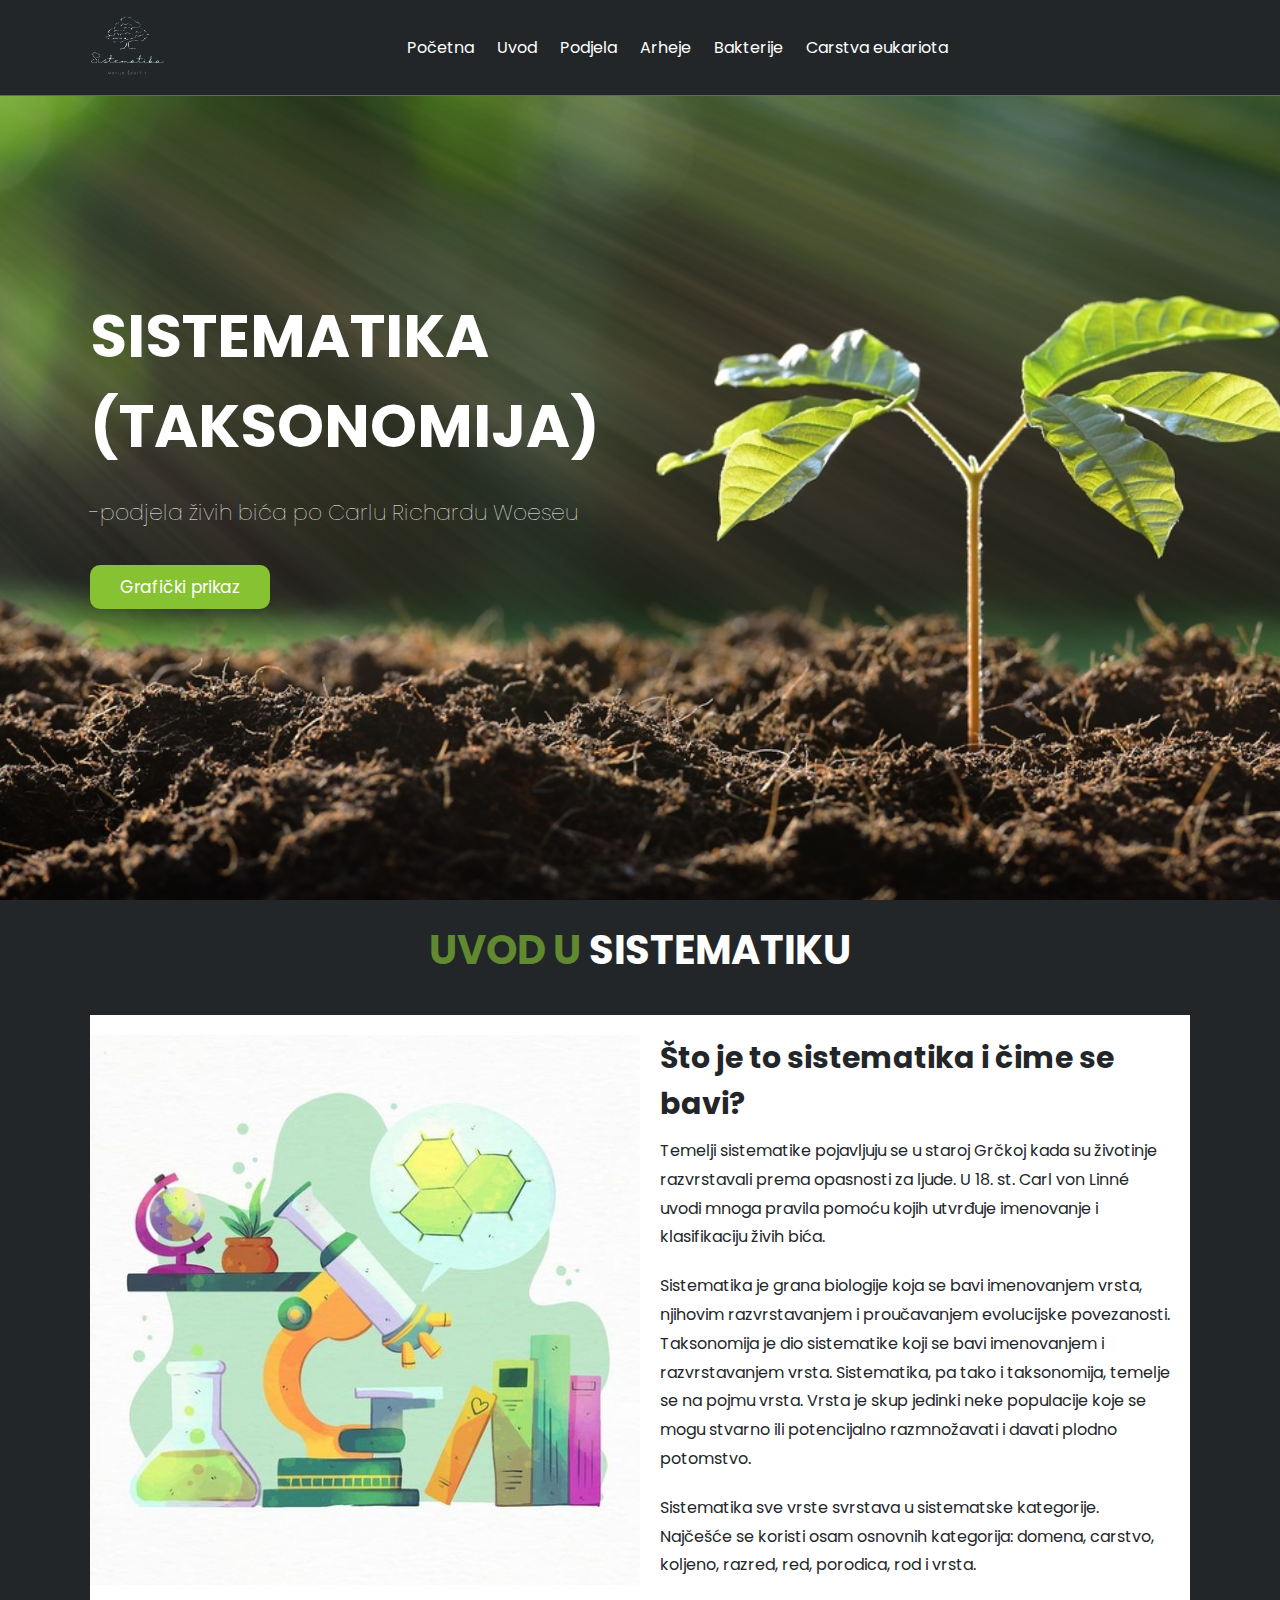
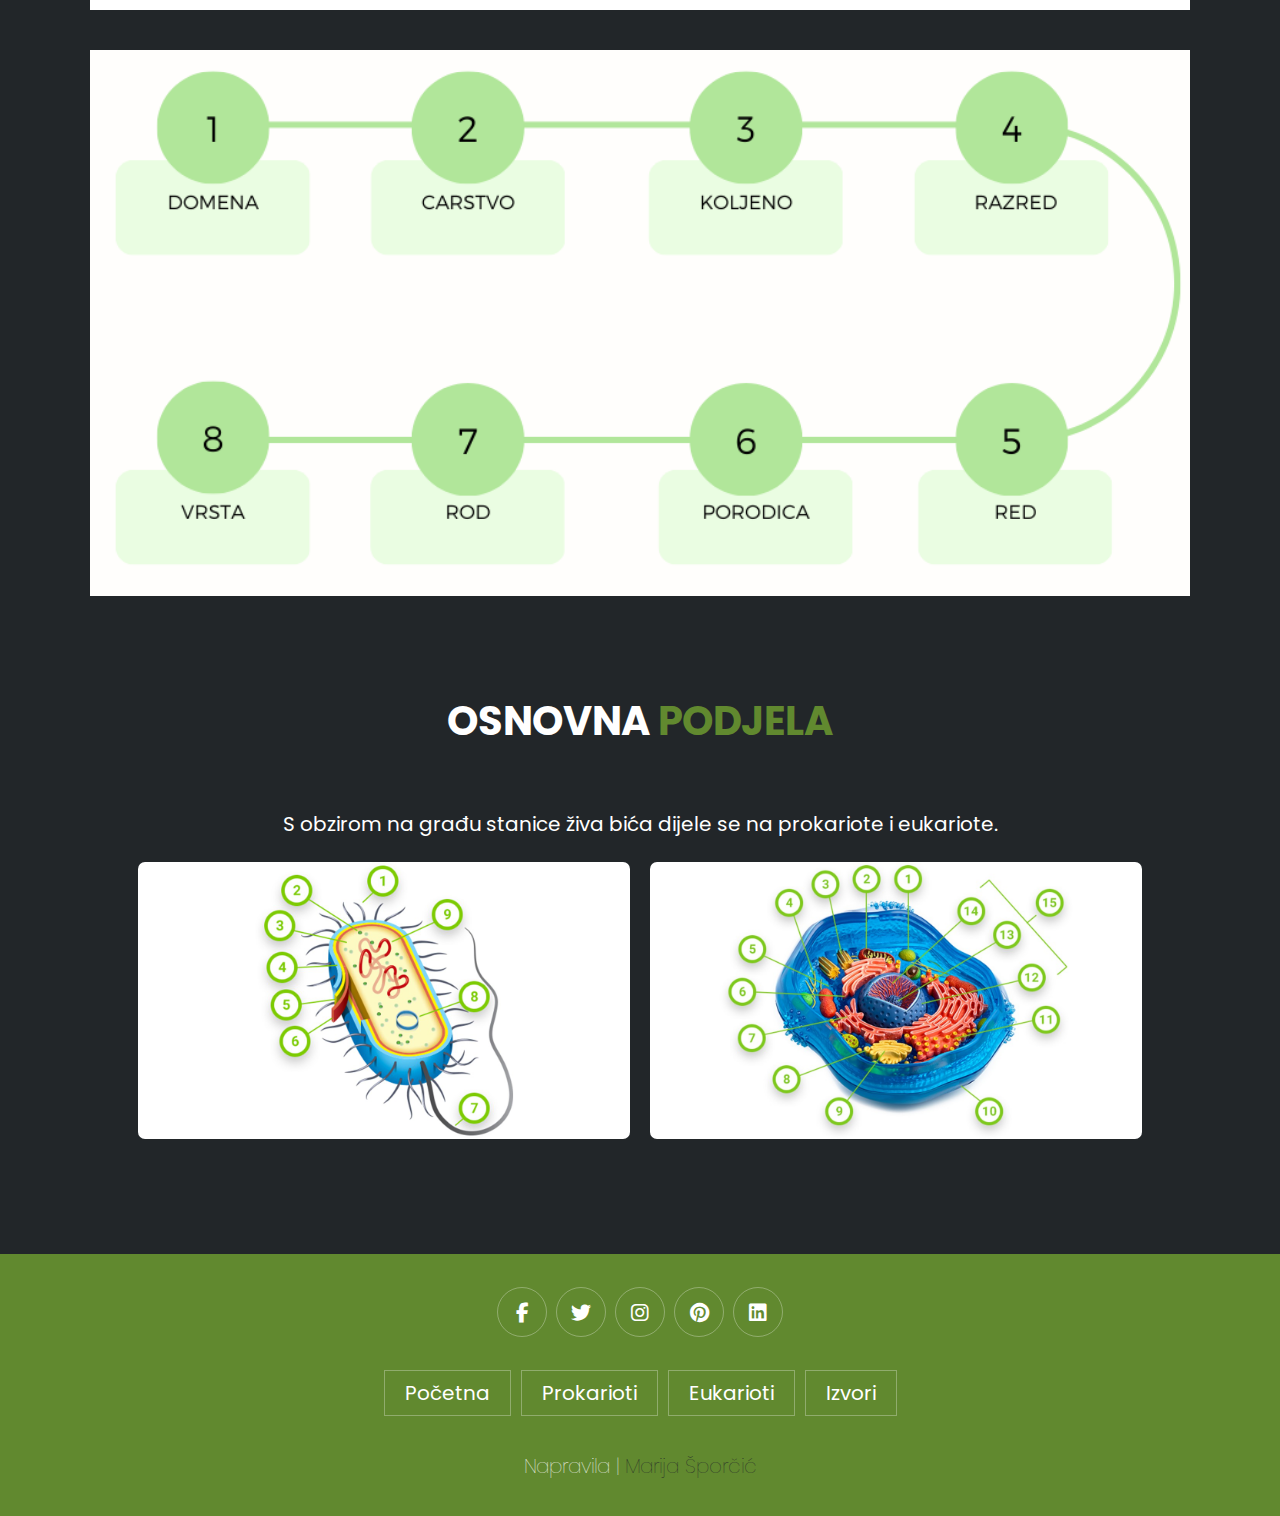
<file: index.html>
<!DOCTYPE html>
<html>
<head>
    <meta charset="UTF-8">
    <meta http-equiv="X-UA-Compatible" content="IE=edge">
    <meta name="viewport" content="width=device-width, initial-scale=1.0">

    <title>Sistematika</title>
    <link rel="stylesheet" href="style.css">
    <link rel="stylesheet" href="https://cdnjs.cloudflare.com/ajax/libs/font-awesome/6.2.1/css/all.min.css">
</head>
<body>

<header class="header">
    <a href="#" class="logo">
        <img src="images/logos.png" alt="">
    </a>

    <nav class="navbar">

        
        
        <a href="#home">Početna</a>
        <a href="#about">Uvod</a>
        <a href="#service">Podjela</a>
        <a href="prokarioti/prokarioti.html#about">Arheje</a>
        <a href="prokarioti/prokarioti.html#bacterie">Bakterije</a>
        <a href="eukarioti/eukarioti.html">Carstva eukariota</a>
        
                
      
    </nav>

    <div class="icons">
        
        <div class="fas fa-bars" id="menu-btn"></div>
    </div>

    

</header>


<section class="home" id="home">

    <div class="content">
        <h3>SISTEMATIKA <br> (TAKSONOMIJA)</h3>
        <p>-podjela živih bića po Carlu Richardu Woeseu </p>
        <a href="stablo/stablo.html" class="btn">Grafički prikaz</a>
    </div>

</section>

<section class="about" id="about">

    <h1 class="heading"><span>UVOD U </span>SISTEMATIKU</h1>

    <div class="row">

        <div class="image">
            <img src="images/bio.jpg" alt="">
        </div>

        <div class="content">
            <h3>Što je to sistematika i čime se bavi?</h3>
            <p>Temelji sistematike pojavljuju se u staroj Grčkoj kada su životinje razvrstavali prema opasnosti za ljude. U 18. st. Carl von Linné uvodi mnoga pravila pomoću kojih utvrđuje imenovanje i klasifikaciju živih bića.</p> 
            <p>Sistematika je grana biologije koja se bavi imenovanjem vrsta, njihovim razvrstavanjem i proučavanjem evolucijske povezanosti. Taksonomija je dio sistematike koji se bavi imenovanjem i razvrstavanjem vrsta. Sistematika, pa tako i taksonomija, temelje se na pojmu vrsta.  Vrsta je skup jedinki neke populacije koje se mogu stvarno ili potencijalno razmnožavati i davati plodno potomstvo.</p>
            <p>Sistematika sve vrste svrstava u sistematske kategorije. Najčešće se koristi osam osnovnih kategorija: domena, carstvo, koljeno, razred, red, porodica, rod i vrsta.</p>
        
        </div>

    </div>

</section>

<section class="slika" id="slika">

    <div class="image">
        <img src="images/1.png" alt="" style="width: 100%;">
    </div>

</section>

<section class="service" id="service">

    <h1 class="heading">OSNOVNA <span>PODJELA</span></h1>

    <div class="content">
        
        <p>S obzirom na građu stanice živa bića dijele se na prokariote i eukariote.</p>
        
    </div>

    <div class="service-box">
        <div class="single-service">
            <img src="images/prokariot.jpg">
            <a href="prokarioti/prokarioti.html"><div class="overlay"></div></a>
            <div class="service-desc">
                <h3>Prokarioti</h3>
                <hr>
                <p>U prokariote ubrajaju se organizmi koji nemaju oblikovanu jezgru i druge stanične organele.</p>
            </div>
        </div>

        <div class="single-service">
            <img src="images/eukariot.png">
            <a href="eukarioti/eukarioti.html"><div class="overlay"></div></a>
            <div class="service-desc">
                <h3>Eukarioti</h3>
                <hr>
                <p>U eukariote ubrajaju se organizmi koji imaju oblikovanu jezgru i druge stanične organele.</p>
            </div>
        </div>
        <div class="single-service"></div>
        <div class="single-service"></div>
    </div>

</section>

<section class="footer">

    <div class="share">
        <a href="https://hr-hr.facebook.com/" class="fab fa-facebook-f"></a>
        <a href="https://twitter.com/" class="fab fa-twitter"></a>
        <a href="https://www.instagram.com/" class="fab fa-instagram"></a>
        <a href="https://www.pinterest.com/" class="fab fa-pinterest"></a>
        <a href="https://www.linkedin.com/" class="fab fa-linkedin"></a>
    </div>

    <div class="links">
        <a href="#home">Početna</a>
        <a href="prokarioti/prokarioti.html">Prokarioti</a>
        <a href="eukarioti/eukarioti.html">Eukarioti</a>
        <a href="izvori/izvori.html">Izvori</a>
    
    </div>

    <div class="credit">Napravila |<span> Marija Šporčić</span></div>

</section>





<script src="script.js"></script>





</body>
</html>
</file>
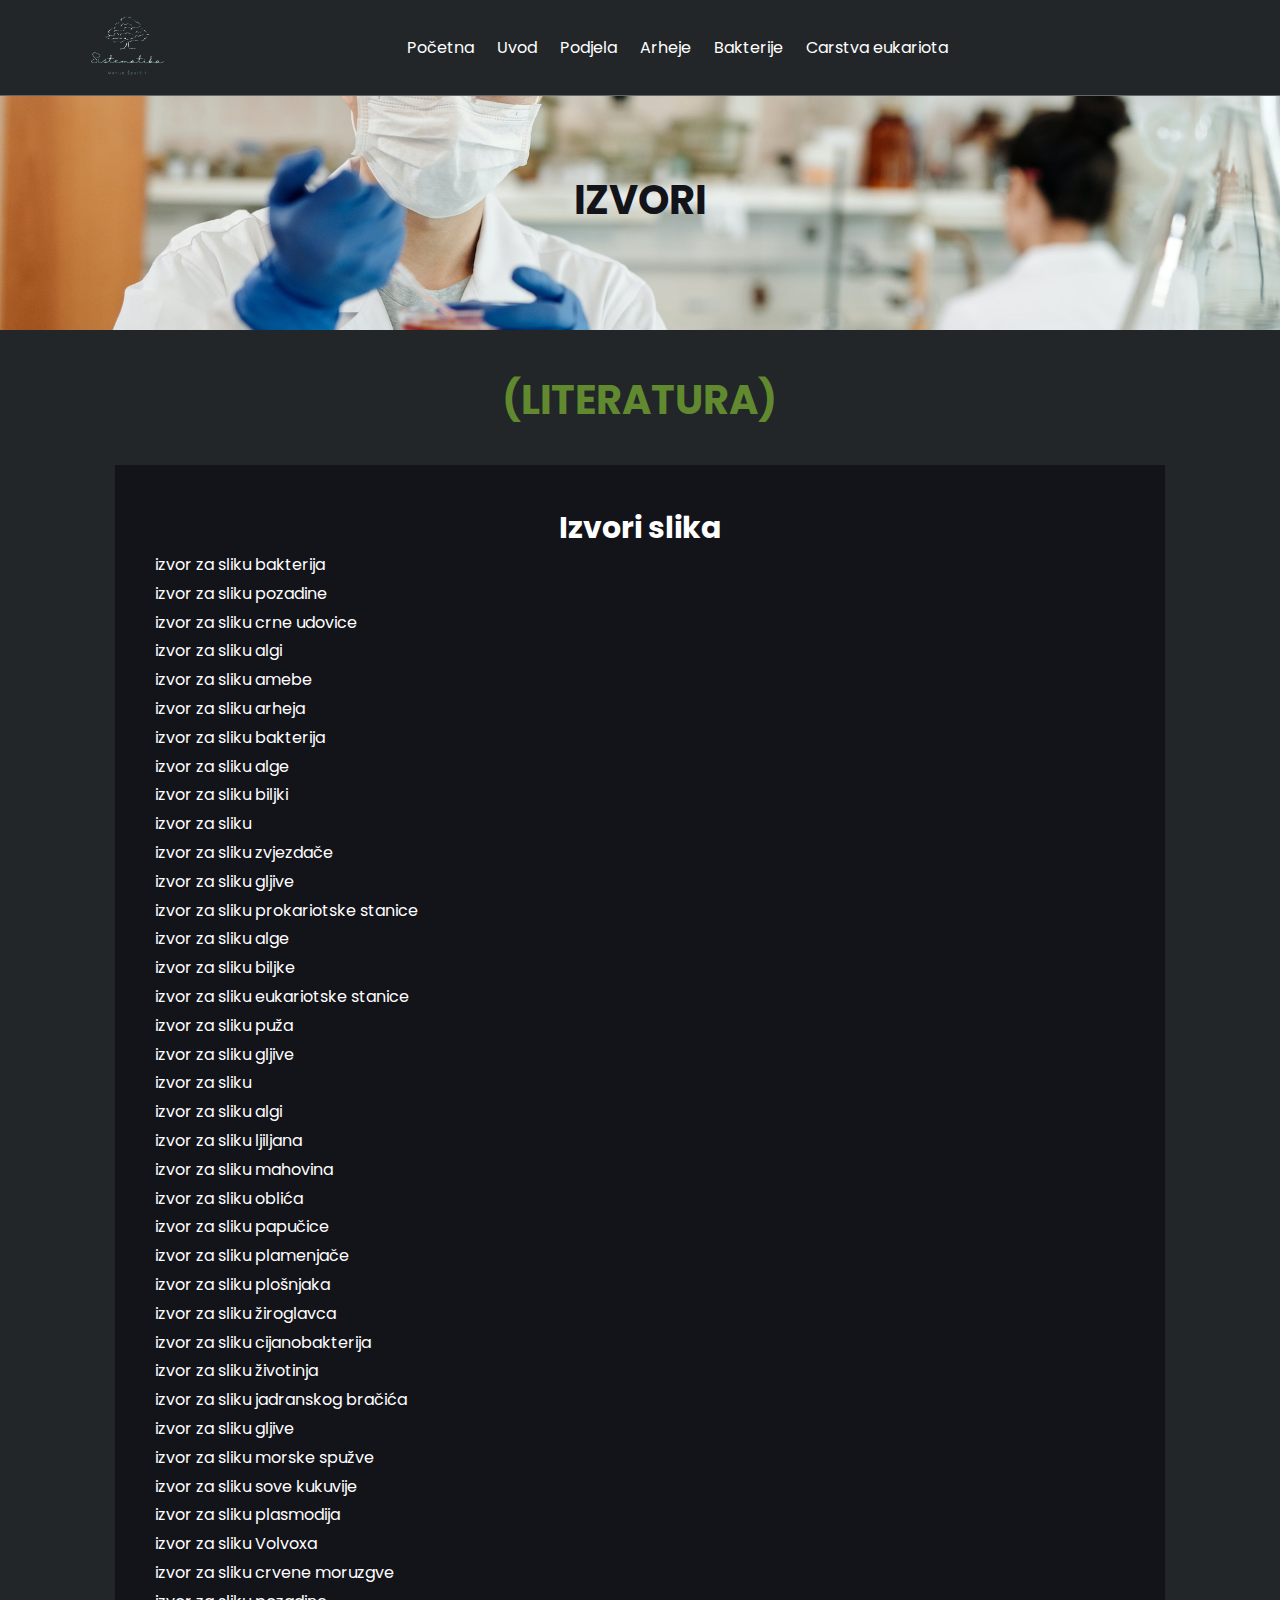
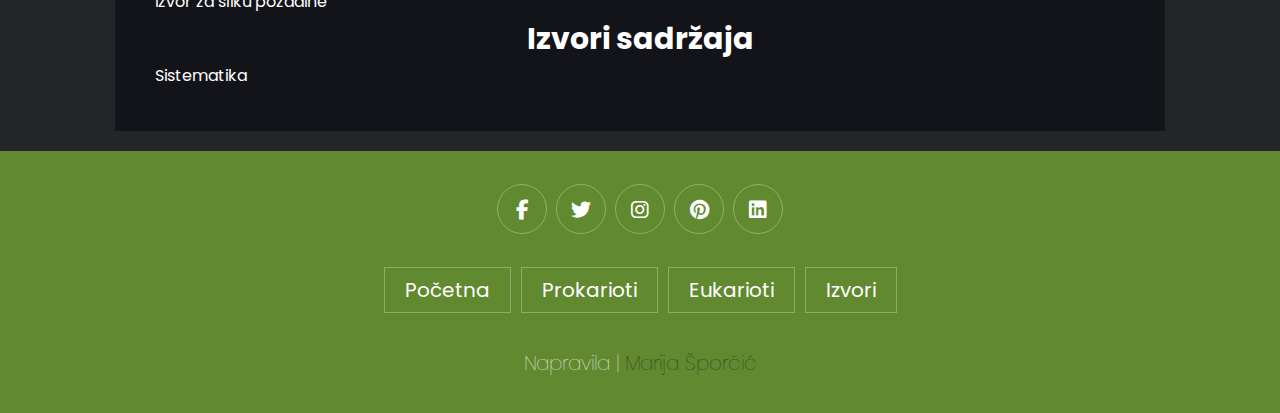
<file: izvori/izvori.html>
<!DOCTYPE html>
<html>
<head>
    <meta charset="UTF-8">
    <meta http-equiv="X-UA-Compatible" content="IE=edge">
    <meta name="viewport" content="width=device-width, initial-scale=1.0">

    <title>Sistematika</title>
    <link rel="stylesheet" href="izvor.css">
    <link rel="stylesheet" href="https://cdnjs.cloudflare.com/ajax/libs/font-awesome/6.2.1/css/all.min.css">
</head>
<body>

<header class="header">
    <a href="#" class="logo">
    <img src="../../images/logos.png" alt="">
    </a>

    <nav class="navbar">
        <a href="../index.html">Početna</a>
        <a href="../index.html#about">Uvod</a>
        <a href="../index.html#service">Podjela</a>
        <a href="../prokarioti/prokarioti.html#about">Arheje</a>
        <a href="../prokarioti/prokarioti.html#bacterie">Bakterije</a>
        <a href="../eukarioti/eukarioti.html">Carstva eukariota</a>
        
    </nav>

    <div class="icons">
        
        <div class="fas fa-bars" id="menu-btn"></div>
    </div>

    

</header>

<section class="home" id="home">

    <div class="content">
        <h3>IZVORI</h3>
       
    </div>

</section>

<section class="about" id="about">

    <h1 class="heading"><span>(LITERATURA)</span></h1>

    

    <div class="row">
        
        

        <div class="content">

            <h3>Izvori slika</h3>
            
                
                <p> <a href="https://lavandamia.hr/blog/savjeti/crijevne-bakterije-mogu-uzrokovati-autoimune-bolesti-21/">izvor za sliku bakterija</a></p>
                 <a href="https://imunizacija.hr/dnk-i-rnk-u-cjepivima/">izvor za sliku pozadine</a></p>
                 <a href="(https://www.jutarnji.hr/vijesti/crna-kronika/djecaka-4-u-vrticu-ugrizla-crna-udovica-hitno-je-prebacen-u-bolnicu-primio-je-protuuotrov-15112944)">izvor za sliku crne udovice</a></p>
                 <a href="https://www.nytimes.com/2019/04/30/dining/seaweed-snacks.html">izvor za sliku algi</a></p>
                 <a href="https://edutorij.e-skole.hr/share/proxy/alfresco-noauth/edutorij/api/proxy-guest/5e7d944d-1bcf-4564-8ac8-1b0c0c6e1f32/biologija-2/m06/j01/index.html">izvor za sliku amebe</a></p>
                 <a href="https://genetics.org.uk/events/archaea-group/">izvor za sliku arheja</a></p>
                 <a href="https://www.imperial.ac.uk/news/164260/new-model-helps-explain-bacterial-cells/">izvor za sliku bakterija</a></p>
                 <a href="https://www.chegg.com/flashcards/algologija-1-kolokvijum-vezbe-part-2-ee73ca21-63ea-4ac8-b8d9-8e8a4ea2b61c/flip">izvor za sliku alge</a></p>
                 <a href="https://www.treehugger.com/edible-landscaping-plants-4859239">izvor za sliku biljki</a></p>
                 <a href="https://www.freepik.com/free-vector/science-concept-with-microscope_8191610.htm">izvor za sliku</a></p>
                 <a href="https://edutorij.e-skole.hr/share/proxy/alfresco-noauth/edutorij/api/proxy-guest/c22bacc6-4a87-450d-9dc0-2acf43ade625/biologija-7/m04/j08/index.html">izvor za sliku zvjezdače</a></p>
                 <a href="https://www.agroportal.hr/gljivarstvo/2014">izvor za sliku gljive</a></p>
                 <a href="https://edutorij.e-skole.hr/share/proxy/alfresco-noauth/edutorij/api/proxy-guest/074ffbb3-a1b7-4fe1-9f4a-1ea3539d642d/biologija-1/m03/j03/index.html">izvor za sliku prokariotske stanice</a></p>
                 <a href="https://www.cibsub.cat/bioespecie_es-corallina_elongata-32798">izvor za sliku alge</a></p>
                 <a href="https://www.plantea.com.hr/cetverolisna-raznorotka/">izvor za sliku biljke</a></p>
                 <a href="https://edutorij.e-skole.hr/share/proxy/alfresco-noauth/edutorij/api/proxy-guest/074ffbb3-a1b7-4fe1-9f4a-1ea3539d642d/biologija-1/m03/j05/index.html">izvor za sliku eukariotske stanice</a></p>
                 <a href="https://prirodahrvatske.com/tag/puz-vinogradar/">izvor za sliku puža</a></p>
                 <a href="https://thewoodlandstownshipblog-environment.com/2022/03/17/forest-foraging-mushrooms/">izvor za sliku gljive</a></p>
                 <a href="https://edutorij.e-skole.hr/share/proxy/alfresco-noauth/edutorij/api/proxy-guest/44d7d725-ccca-4665-b066-fc11a0d3865a/biologija-7/m04/kazalo-multimedije/index.html">izvor za sliku</a></p>
                 <a href="https://mikrosvijet.wordpress.com/2015/04/29/alga-closterium/">izvor za sliku algi</a></p>
                 <a href="https://www.townandcountrymag.com/style/home-decor/a39982524/lily-flower-meaning/">izvor za sliku ljiljana</a></p>
                 <a href="https://optolov.ru/hr/dizajjn-kvartiry/chem-otlichaetsya-stroenie-mhov-i-cvetkovyh-rastenii-chem-moh.html">izvor za sliku mahovina</a></p>
                 <a href="https://edutorij.e-skole.hr/share/proxy/alfresco-noauth/edutorij/api/proxy-guest/c3b3b672-bd52-4ce7-9c55-ee4667bb1e2e/biologija-2/m06/j03/index.html">izvor za sliku oblića</a></p>
                 <a href="https://edutorij.e-skole.hr/share/proxy/alfresco-noauth/edutorij/api/proxy-guest/c22bacc6-4a87-450d-9dc0-2acf43ade625/biologija-7/m03/kazalo-multimedije/index.html">izvor za sliku papučice</a></p>
                 <a href="https://www.agroklub.com/vinogradarstvo/zastita-od-plamenjace-u-fazi-zatvaranja-bobica/26620/">izvor za sliku plamenjače</a></p>
                 <a href="https://www.ucd.ie/news/may06/050306_fluke.htm">izvor za sliku plošnjaka</a></p>
                 <a href="https://hr.wikipedia.org/wiki/%C5%BDiroglavci">izvor za sliku žiroglavca</a></p>
                 <a href="https://edutorij.e-skole.hr/share/proxy/alfresco-noauth/edutorij/api/proxy-guest/074ffbb3-a1b7-4fe1-9f4a-1ea3539d642d/biologija-1/m03/j03/index.html">izvor za sliku cijanobakterija</a></p>
                 <a href="https://www.dailypaws.com/pet-news-entertainment/zoo-animals">izvor za sliku životinja</a></p>
                 <a href="https://zastita-prirode.hr/zasticena-priroda/vrste-i-stanista/jadranski-bracic-smeda-alga-jadrana/">izvor za sliku jadranskog bračića</a></p>
                 <a href="https://gastro.24sata.hr/spajza/svi-u-sumu-na-gljive-9075">izvor za sliku gljive</a></p>
                 <a href="https://www.telegram.hr/tema/morska-spuzva">izvor za sliku morske spužve</a></p>
                 <a href="https://zoo.hr/sova-kukuvija-tyto-alba/">izvor za sliku sove kukuvije</a></p>
                 <a href="https://bs.m.wikipedia.org/wiki/Datoteka:Immature_and_mature_trophozoites_of_the_Plasmodium_vivax_parasite_PHIL_2720_lores.jpg">izvor za sliku plasmodija</a></p>
                 <a href="https://www.science-photo.de/bilder/12987144-Volvox-green-algae-light-micrograph">izvor za sliku Volvoxa</a></p>
                 <a href="https://uk.wikipedia.org/wiki/%D0%90%D0%BA%D1%82%D0%B8%D0%BD%D1%96%D1%8F_%D0%BA%D1%96%D0%BD%D1%81%D1%8C%D0%BA%D0%B0">izvor za sliku crvene moruzgve</a></p>
                 <a href="https://www.pexels.com/photo/man-doing-a-sample-test-in-the-laboratory-4033148/">izvor za sliku pozadine</a></p>

                 <h3>Izvori sadržaja</h3>
                 <p><a href="../Sistematika (taksonomija) - podjela živih bića po Woeseu.pdf">Sistematika</a></p>
                
                
          
                
                

            
        </div>

    </div>

</section>






<section class="footer">

    <div class="share">
        <a href="https://hr-hr.facebook.com/" class="fab fa-facebook-f"></a>
        <a href="https://twitter.com/" class="fab fa-twitter"></a>
        <a href="https://www.instagram.com/" class="fab fa-instagram"></a>
        <a href="https://www.pinterest.com/" class="fab fa-pinterest"></a>
        <a href="https://www.linkedin.com/" class="fab fa-linkedin"></a>
    </div>

    <div class="links">
        <a href="../index.html">Početna</a>
        <a href="../prokarioti/prokarioti.html">Prokarioti</a>
        <a href="../eukarioti/eukarioti.html">Eukarioti</a>
        <a href="#">Izvori</a>
    
    </div>

    <div class="credit">Napravila |<span> Marija Šporčić</span></div>

</section>






<script src="ivor.js"></script>





</body>
</html>
</file>
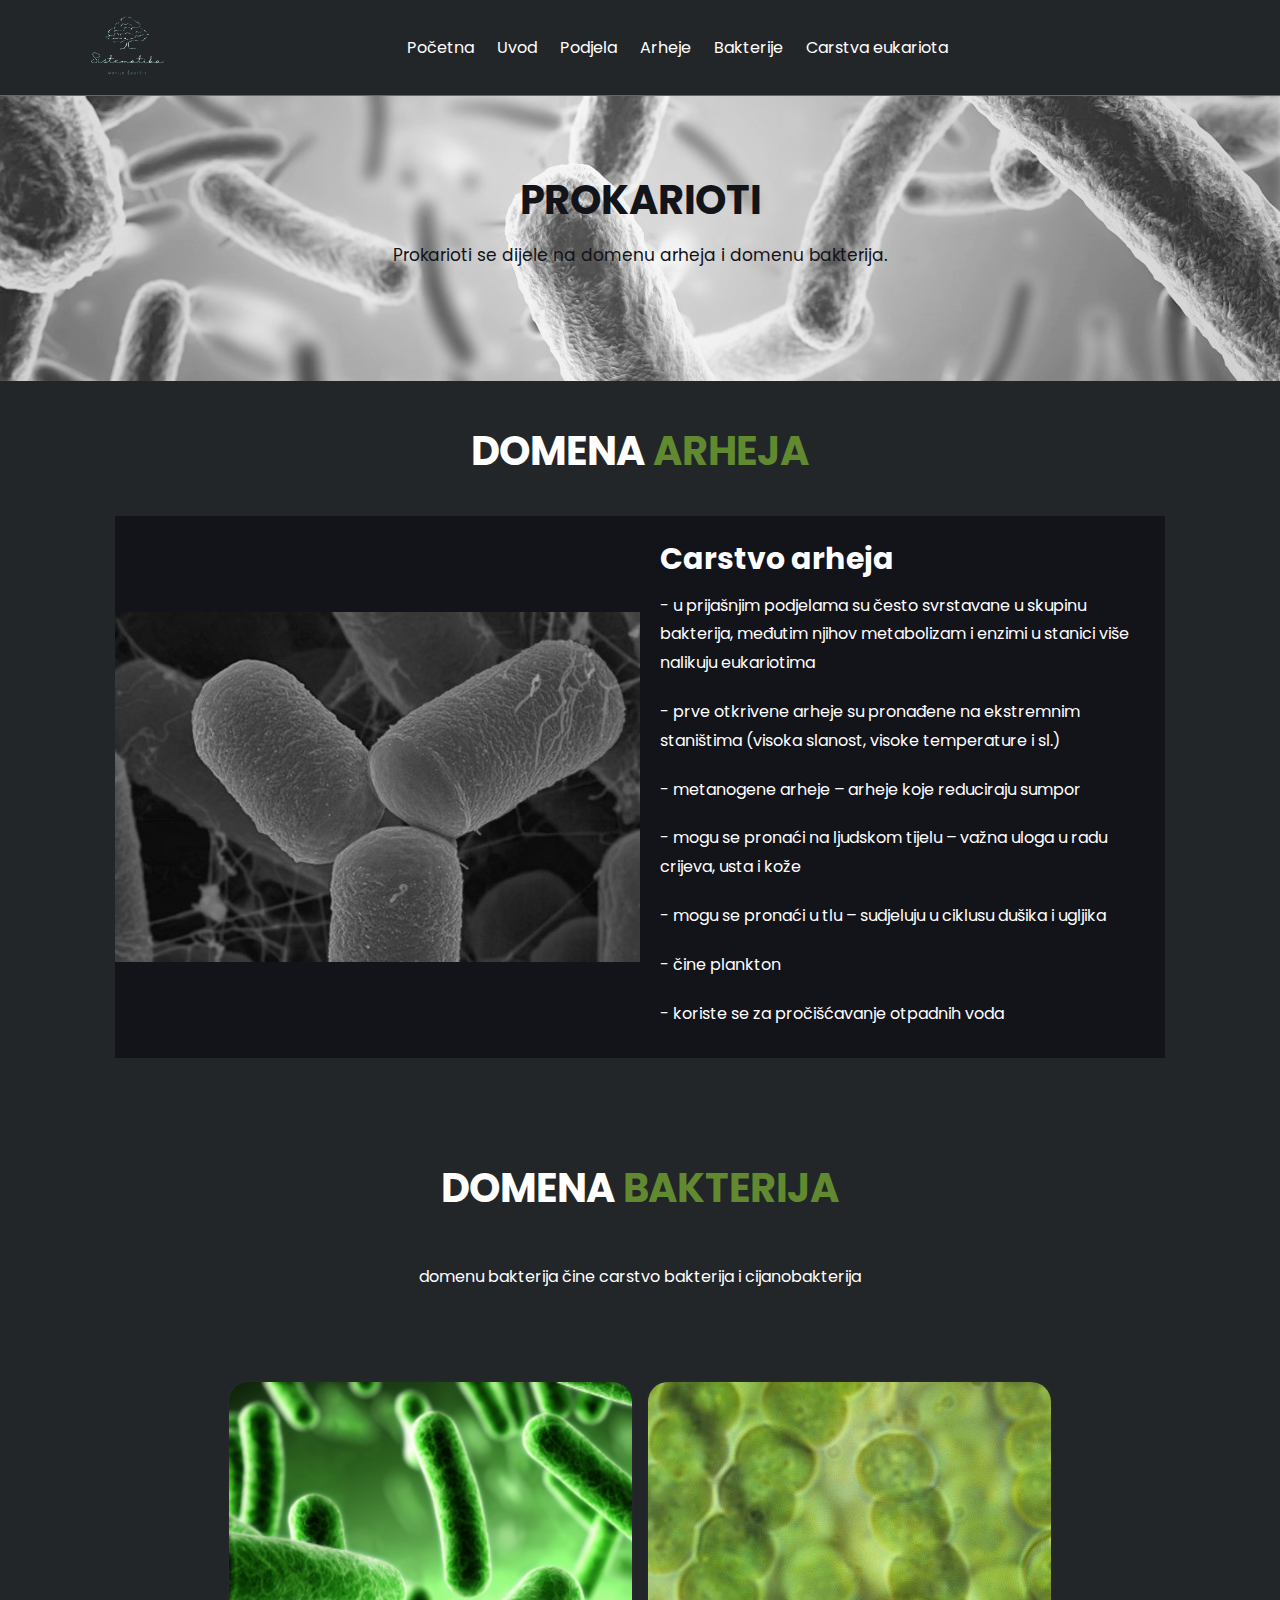
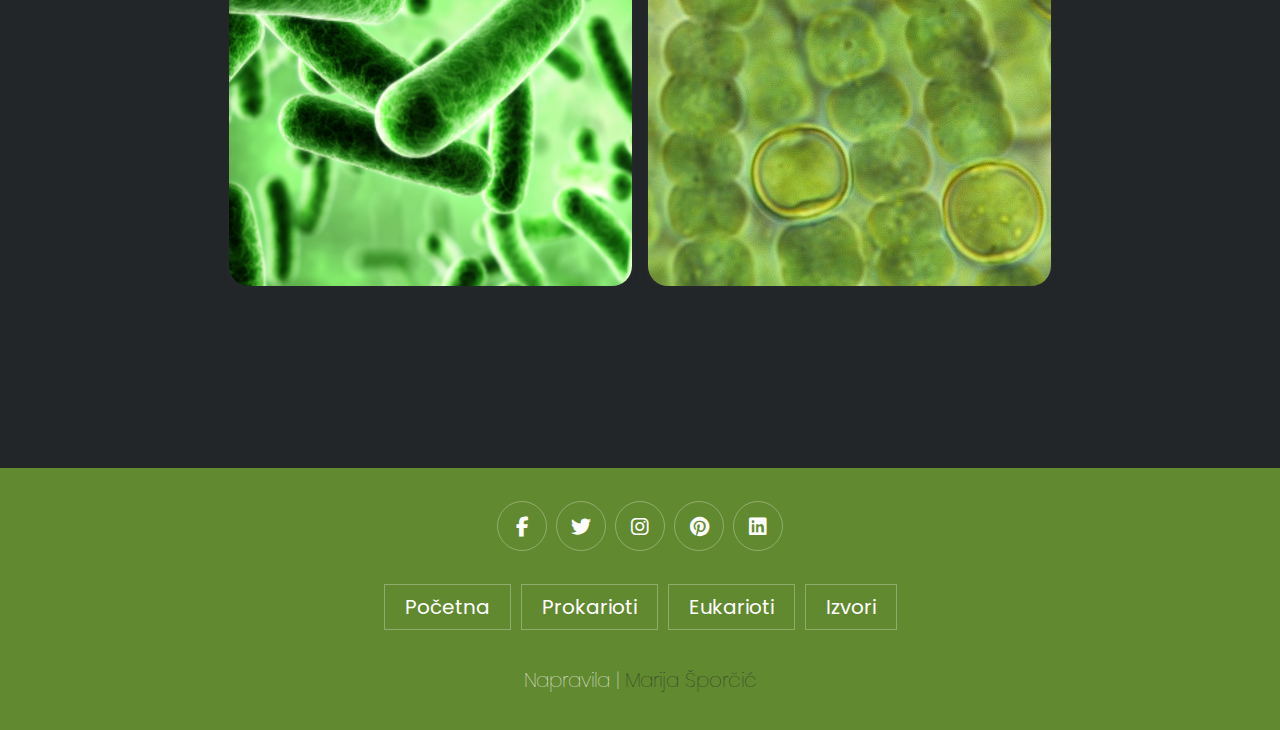
<file: prokarioti/prokarioti.html>
<!DOCTYPE html>
<html>
<head>
    <meta charset="UTF-8">
    <meta http-equiv="X-UA-Compatible" content="IE=edge">
    <meta name="viewport" content="width=device-width, initial-scale=1.0">

    <title>Sistematika</title>
    <link rel="stylesheet" href="prokariotistyle.css">
    <link rel="stylesheet" href="https://cdnjs.cloudflare.com/ajax/libs/font-awesome/6.2.1/css/all.min.css">
</head>
<body>

<header class="header">
    <a href="#" class="logo">
    <img src="pimages/logos.png" alt="">
    </a>

    <nav class="navbar">
        <a href="../index.html">Početna</a>
        <a href="../index.html#about">Uvod</a>
        <a href="../index.html#service">Podjela</a>
        <a href="#about">Arheje</a>
        <a href="#bacterie">Bakterije</a>
        <a href="../eukarioti/eukarioti.html">Carstva eukariota</a>
        
    </nav>

    <div class="icons">
        
        <div class="fas fa-bars" id="menu-btn"></div>
    </div>

    

</header>

<section class="home" id="home">

    <div class="content">
        <h3>PROKARIOTI</h3>
        <p>Prokarioti se dijele na domenu arheja i domenu bakterija. </p>
    </div>

</section>

<section class="about" id="about">

    <h1 class="heading"> DOMENA <span>ARHEJA</span></h1>

    <div class="row">

        <div class="image">
            <img src="pimages/arheje.jpg" alt="">
        </div>

        <div class="content">
            <h3>Carstvo arheja</h3>
            
            <p>- u prijašnjim podjelama su često svrstavane u skupinu bakterija, međutim njihov metabolizam i enzimi u stanici više nalikuju eukariotima</p>
            <p>- prve otkrivene arheje su pronađene na ekstremnim staništima (visoka slanost, visoke temperature i sl.)</p>

            <p>- metanogene arheje – arheje koje reduciraju sumpor</p>

            <p>- mogu se pronaći na ljudskom tijelu – važna uloga u radu crijeva, usta i kože</p>
            <p>- mogu se pronaći u tlu – sudjeluju u ciklusu dušika i ugljika
            <p>- čine plankton</p>
            <p>- koriste se za pročišćavanje otpadnih voda</p>

            
        </div>

    </div>

</section>

<section class="bacterie" id="bacterie">
    <div class="title">
        <h1 class="heading">DOMENA <span>BAKTERIJA</span></h1> 
        <p>domenu bakterija čine carstvo bakterija i cijanobakterija</p>
    </div>

    <div class="flip-card">
    
        <div class="container">
            <div class="card">
            <div class="front">
                
            </div>
            <div class="back">
                <h1>CARSTVO BAKTERIJA</h1>
                <p>• prokariotski jednostanični organizmi jedinstvene stanične građe</p>
                <p>• dijele se na tri skupine: koke, bacile i ostale oblike</p>
                <p>• mutualisti – pomažu u održavanju zdravlja ljudskog tijela (npr. stvaranje vitamina B i K, razgradnja hranjivih tvari, razgradnja štetnih tvari i sl.)</p>
                <p> • patogene bakterije – bakterije koje su uzročnici bolesti (npr. tuberkuloza, gonoreja, sifilis, kuga, tetanus i sl.)
                    </p>
                
            </div>

        
        </div>
        </div>

        <div class="container2">
            <div class="card2">
            <div class="front2">
                
            </div>
            <div class="back2">
                <h1>CARSTVO CIJANOBAKTERIJA</h1>
                <p>• fotosintetski slabo pokretni prokarioti</p>
            </div>

        
        </div>
        </div>

    </div>
    
    
</section>

<section class="footer">

    <div class="share">
        <a href="https://hr-hr.facebook.com/" class="fab fa-facebook-f"></a>
        <a href="https://twitter.com/" class="fab fa-twitter"></a>
        <a href="https://www.instagram.com/" class="fab fa-instagram"></a>
        <a href="https://www.pinterest.com/" class="fab fa-pinterest"></a>
        <a href="https://www.linkedin.com/" class="fab fa-linkedin"></a>
    </div>

    <div class="links">
        <a href="../index.html">Početna</a>
        <a href="#">Prokarioti</a>
        <a href="../eukarioti/eukarioti.html">Eukarioti</a>
        <a href="../izvori/izvori.html">Izvori</a>
    
    </div>

    <div class="credit">Napravila |<span> Marija Šporčić</span></div>

</section>





<script src="prokariotijs.js"></script>





</body>
</html>
</file>
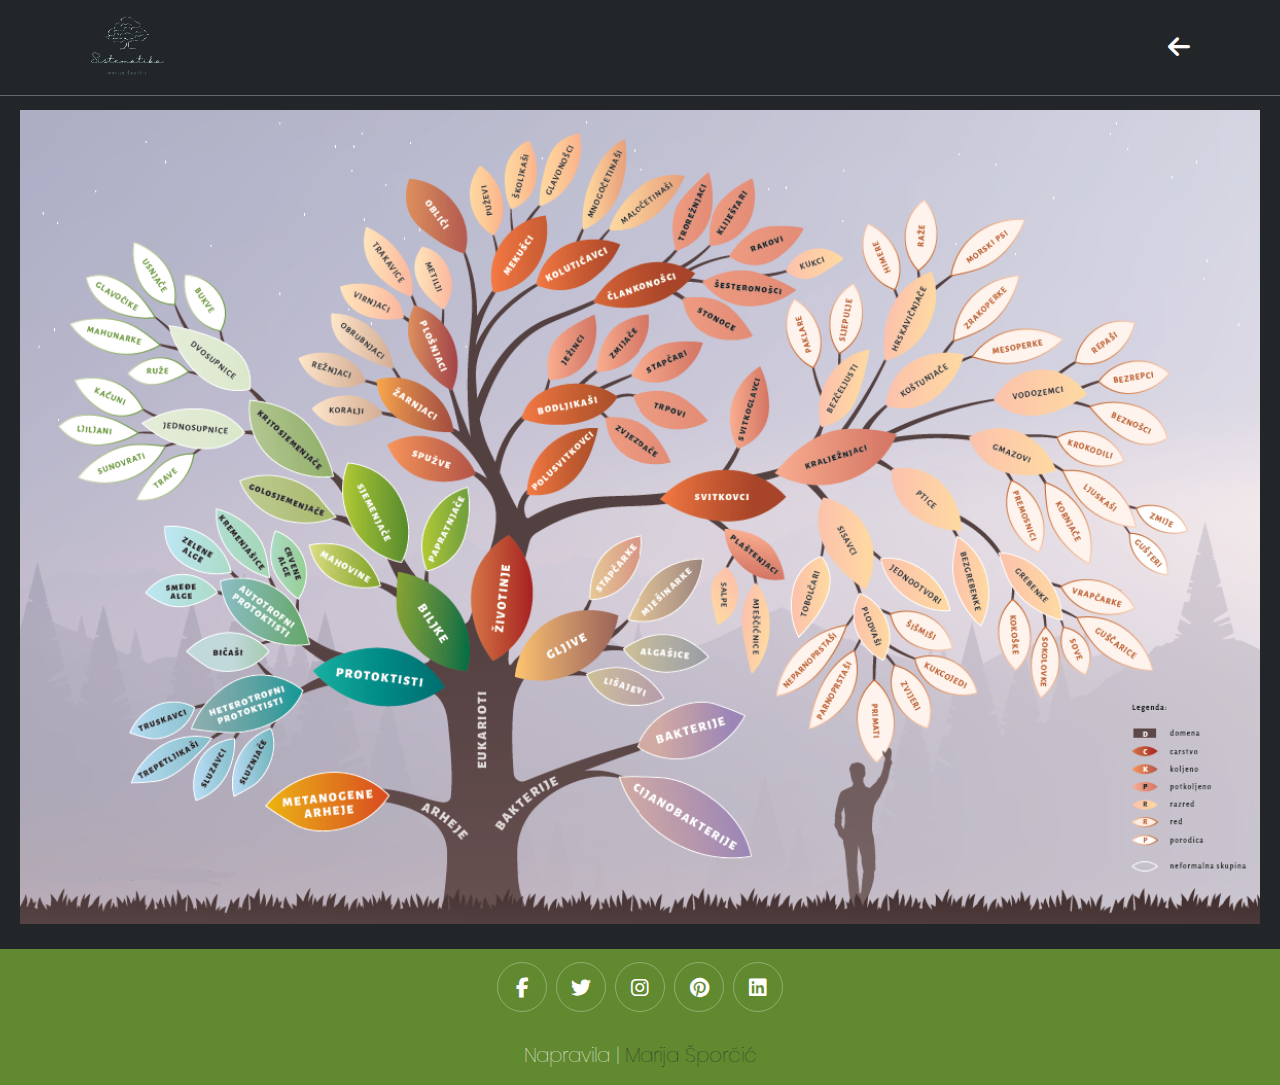
<file: stablo/stablo.html>
<!DOCTYPE html>
<html>
<head>
    <meta charset="UTF-8">
    <meta http-equiv="X-UA-Compatible" content="IE=edge">
    <meta name="viewport" content="width=device-width, initial-scale=1.0">

    <title>Sistematika - grafički prikaz</title>
    <link rel="stylesheet" href="stablost.css">
    <link rel="stylesheet" href="https://cdnjs.cloudflare.com/ajax/libs/font-awesome/6.2.1/css/all.min.css">
</head>



<body>

    <header class="header">
        <a href="#" class="logo">
        <img src="slike/logos.png" alt="">
        </a>
    
       
    
        
            <a href="../index.html" class="icons" >
                <div class="fa fa-arrow-left" id="menu-btn"></div>
                </a>

    
        
    
    </header>

    <section class="slika" id="slika">

        <div class="image">
            <img src="slike/stablo.png" alt="" style="width: 100%;">
        </div>
    
    </section>

    <section class="footer">

        <div class="share">
            <a href="https://hr-hr.facebook.com/" class="fab fa-facebook-f"></a>
            <a href="https://twitter.com/" class="fab fa-twitter"></a>
            <a href="https://www.instagram.com/" class="fab fa-instagram"></a>
            <a href="https://www.pinterest.com/" class="fab fa-pinterest"></a>
            <a href="https://www.linkedin.com/" class="fab fa-linkedin"></a>
        </div>
    
    
        <div class="credit">Napravila |<span> Marija Šporčić</span></div>
    
    </section>

</body>
</html>
</file>
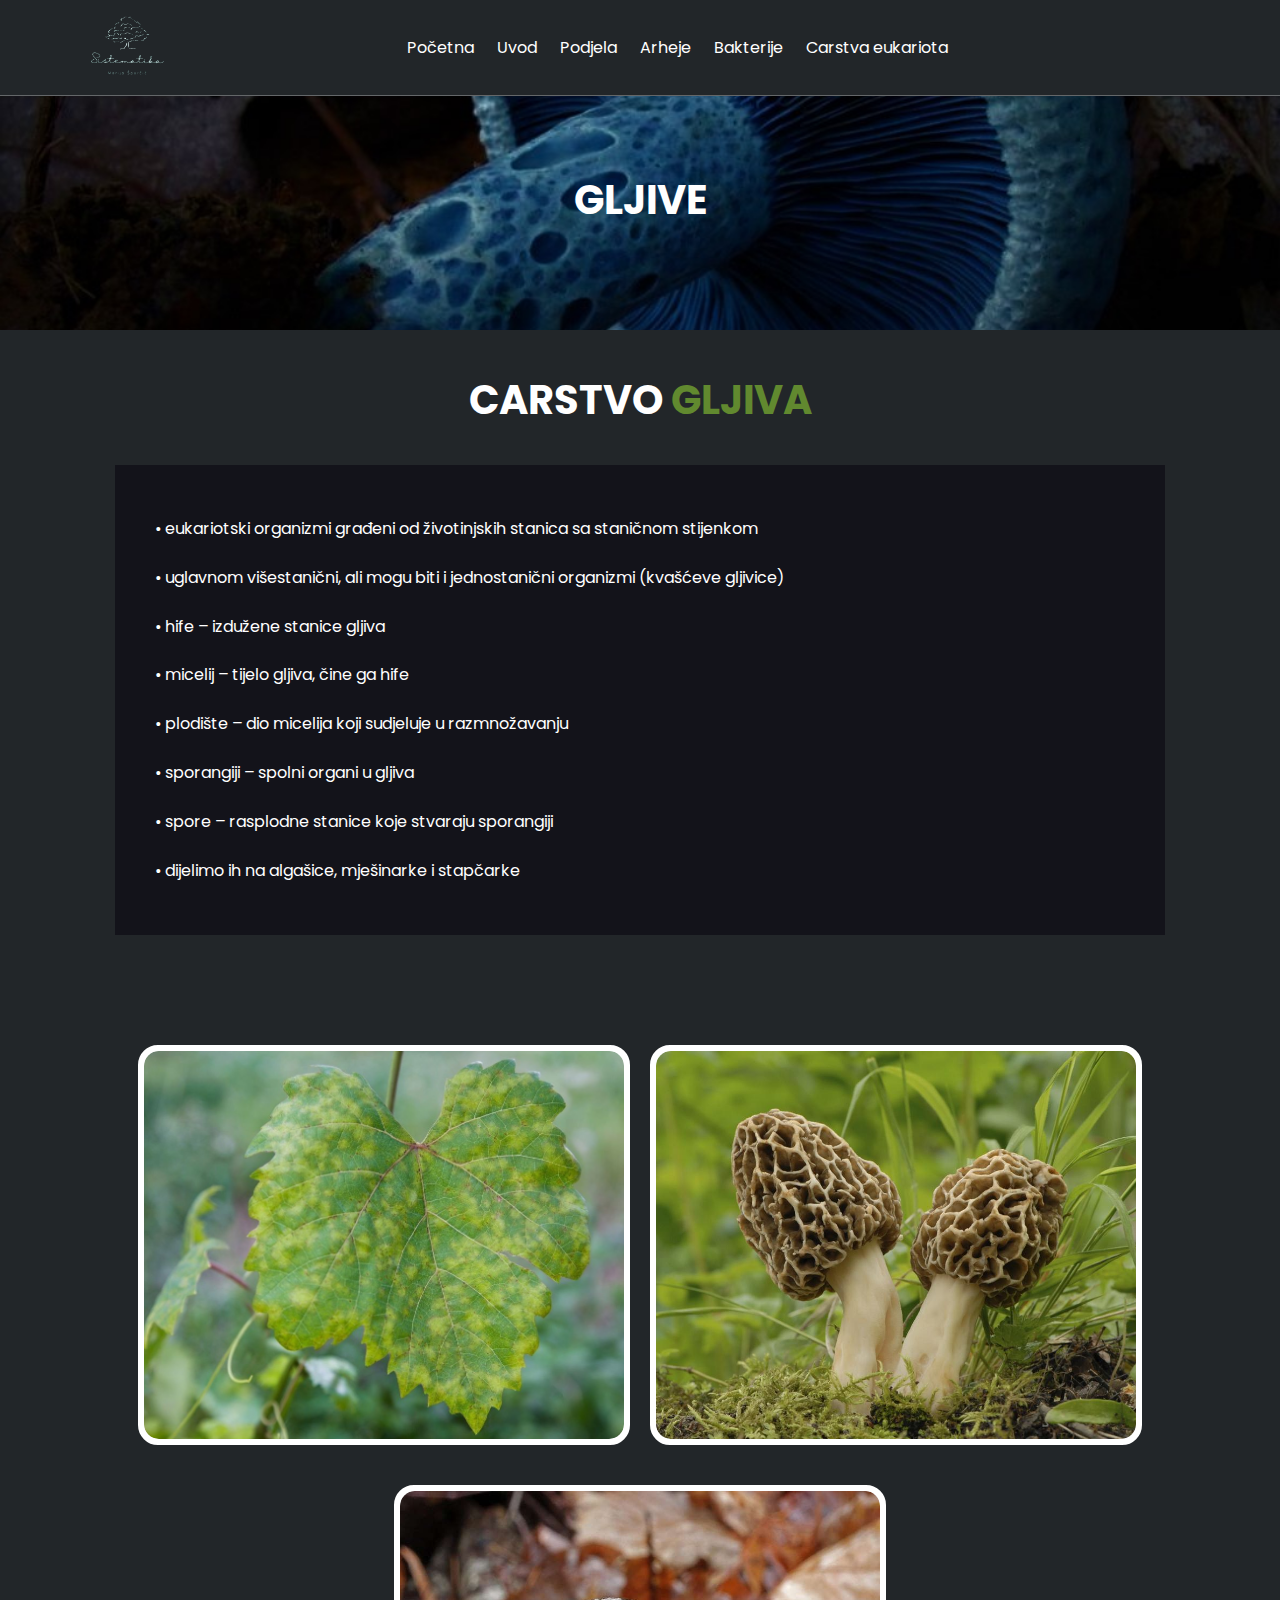
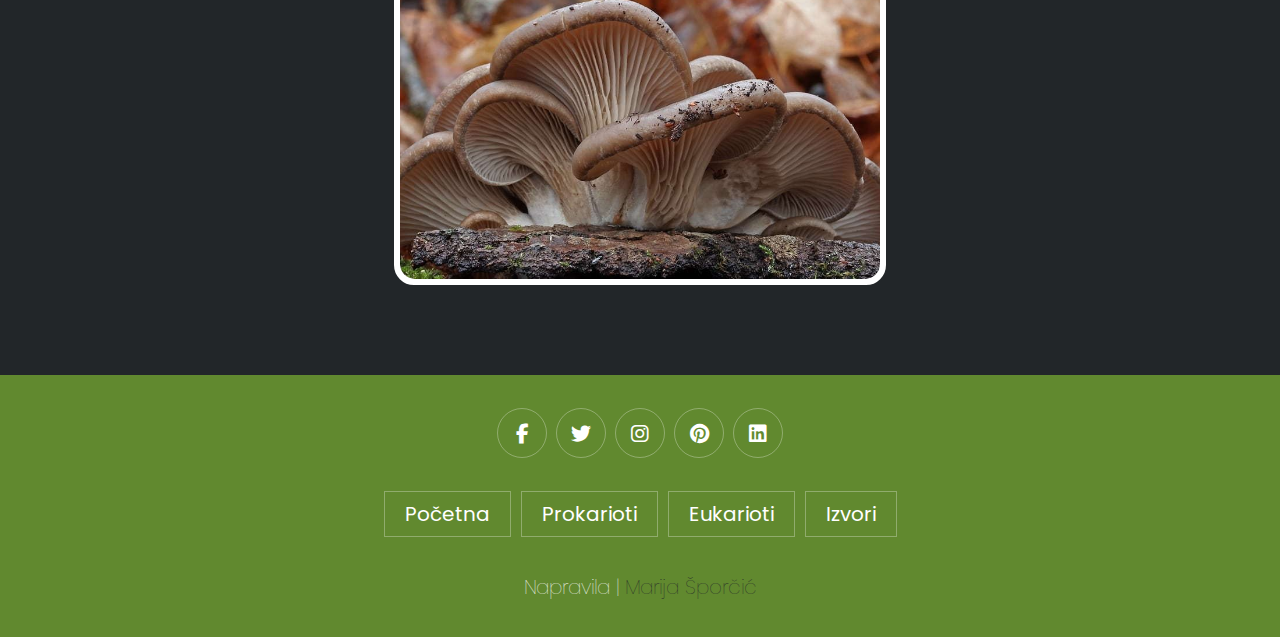
<file: eukarioti/gljive/gljive.html>
<!DOCTYPE html>
<html>
<head>
    <meta charset="UTF-8">
    <meta http-equiv="X-UA-Compatible" content="IE=edge">
    <meta name="viewport" content="width=device-width, initial-scale=1.0">

    <title>Sistematika</title>
    <link rel="stylesheet" href="gljive-style.css">
    <link rel="stylesheet" href="https://cdnjs.cloudflare.com/ajax/libs/font-awesome/6.2.1/css/all.min.css">
</head>
<body>

<header class="header">
    <a href="#" class="logo">
    <img src="../../images/logos.png" alt="">
    </a>

    <nav class="navbar">
        <a href="../../index.html">Početna</a>
        <a href="../../index.html#about">Uvod</a>
        <a href="../../index.html#service">Podjela</a>
        <a href="../../prokarioti/prokarioti.html#about">Arheje</a>
        <a href="../../prokarioti/prokarioti.html#bacterie">Bakterije</a>
        <a href="../eukarioti.html">Carstva eukariota</a>
        
    </nav>

    <div class="icons">
        
        <div class="fas fa-bars" id="menu-btn"></div>
    </div>

    

</header>

<section class="home" id="home">

    <div class="content">
        <h3>GLJIVE</h3>
       
    </div>

</section>

<section class="about" id="about">

    <h1 class="heading"> CARSTVO <span>GLJIVA</span></h1>

    <div class="row">

        

        <div class="content">
            
            
            <p>•	eukariotski organizmi građeni od životinjskih stanica sa staničnom stijenkom</p>
            <p>•	uglavnom višestanični, ali mogu biti i jednostanični organizmi (kvašćeve gljivice)</p>
            <p>•	hife – izdužene stanice gljiva</p>
            <p>•	micelij – tijelo gljiva, čine ga hife</p>
            <p>•	plodište – dio micelija koji sudjeluje u razmnožavanju</p>
            <p>•	sporangiji – spolni organi u gljiva</p>
            <p>•	spore – rasplodne stanice koje stvaraju sporangiji</p>
            <p>•	dijelimo ih na algašice, mješinarke i stapčarke</p> 
                

            
        </div>

    </div>

</section>



<section class="service" id="service">

   

    <div class="service-box">
        <div class="single-service">
            <img src="slikeg/peronospora.jpg">
            <div class="overlay"></div>
            <div class="service-desc">
                <h3>ALGAŠICE</h3>
                <p>peronospora</p>
                
                
                
            </div>
        </div>

        <div class="single-service">
            <img src="slikeg/smrcak.jpg">
            <div class="overlay"></div>
            <div class="service-desc">
                <h3>MJEŠINARKE</h3>
                <p>smrčak</p>
                
                
            </div>
        </div>
        

        <div class="single-service">
            <img src="slikeg/bukovaca.jpg">
            <div class="overlay"></div>
            <div class="service-desc">
                <h3>STAPČARKE</h3>
                <p>bukovača</p>
                
            </div>
        </div>


        
    </div>

</section>



<section class="footer">

    <div class="share">
        <a href="https://hr-hr.facebook.com/" class="fab fa-facebook-f"></a>
        <a href="https://twitter.com/" class="fab fa-twitter"></a>
        <a href="https://www.instagram.com/" class="fab fa-instagram"></a>
        <a href="https://www.pinterest.com/" class="fab fa-pinterest"></a>
        <a href="https://www.linkedin.com/" class="fab fa-linkedin"></a>
    </div>

    <div class="links">
        <a href="../../index.html">Početna</a>
        <a href="../../prokarioti/prokarioti.html">Prokarioti</a>
        <a href="../eukarioti.html">Eukarioti</a>
        <a href="../../izvori/izvori.html">Izvori</a>
    
    </div>

    <div class="credit">Napravila |<span> Marija Šporčić</span></div>

</section>






<script src="gljive-js.js"></script>





</body>
</html>
</file>
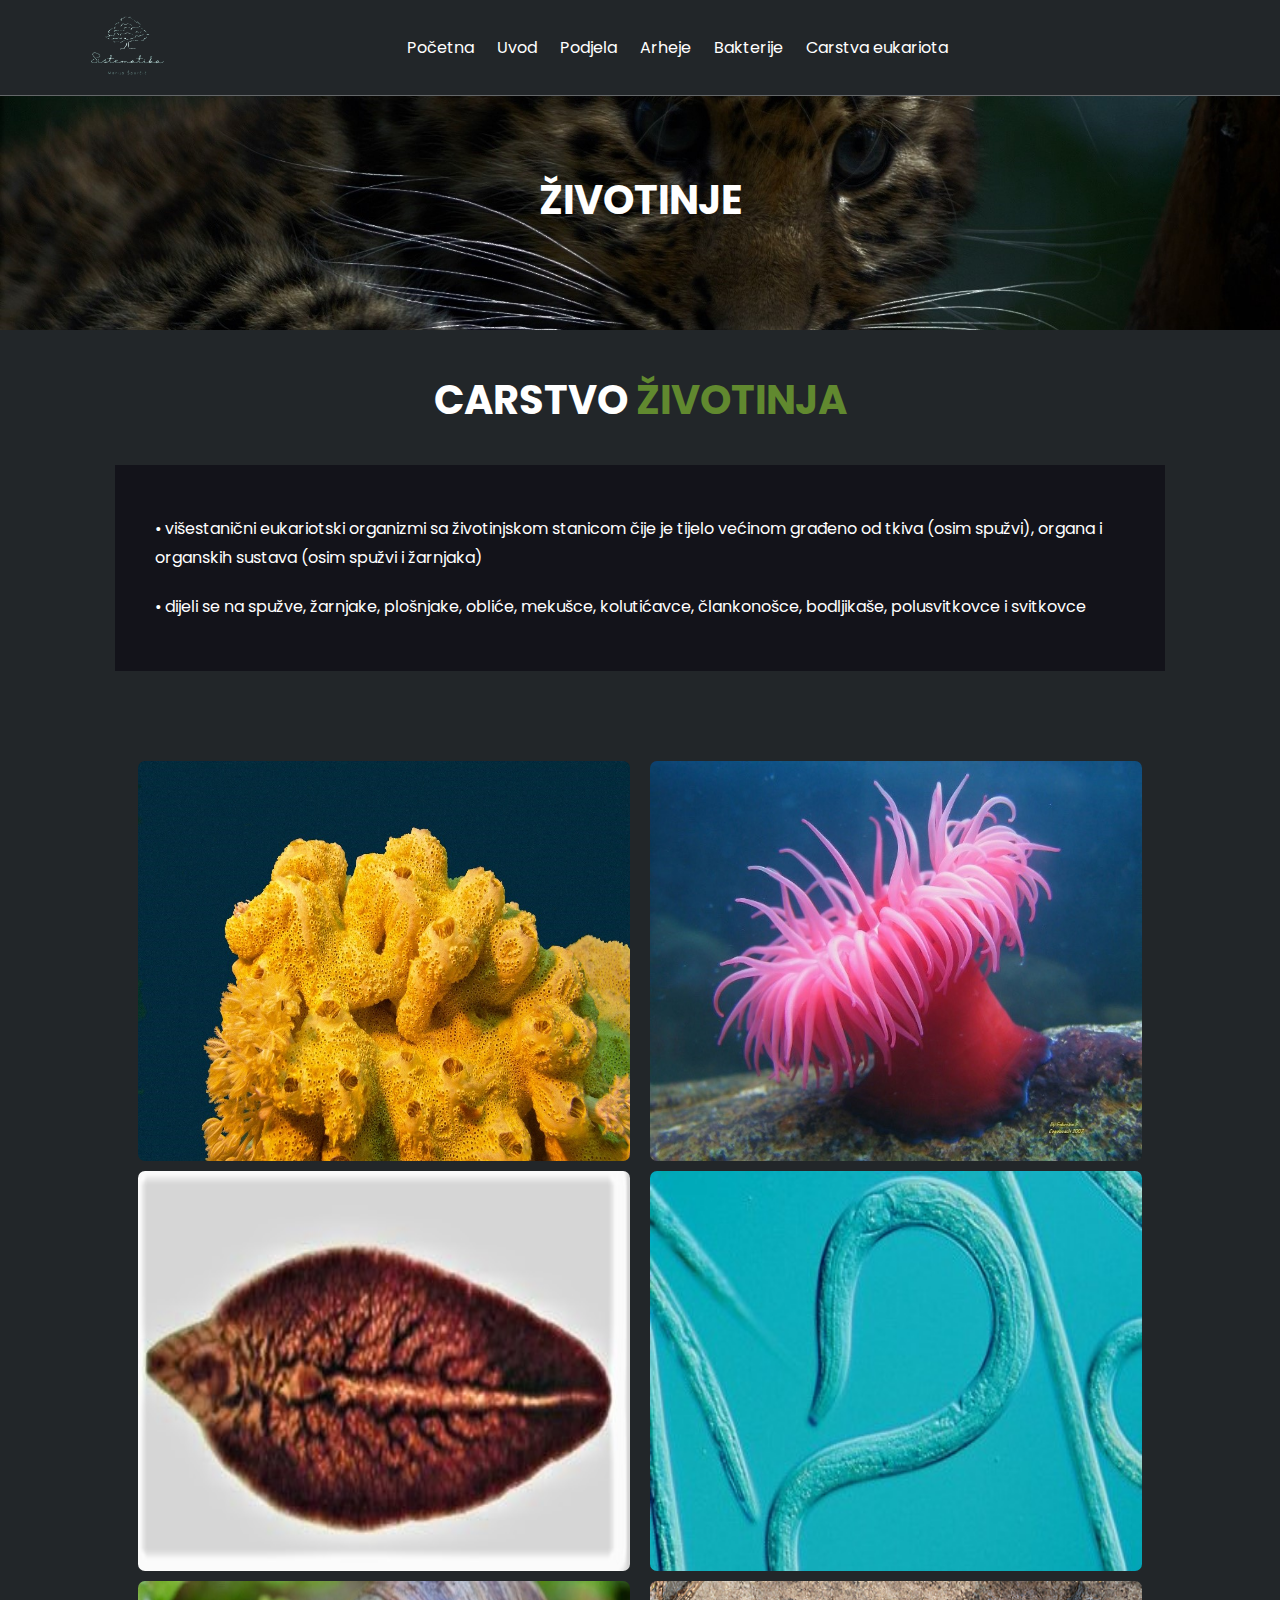
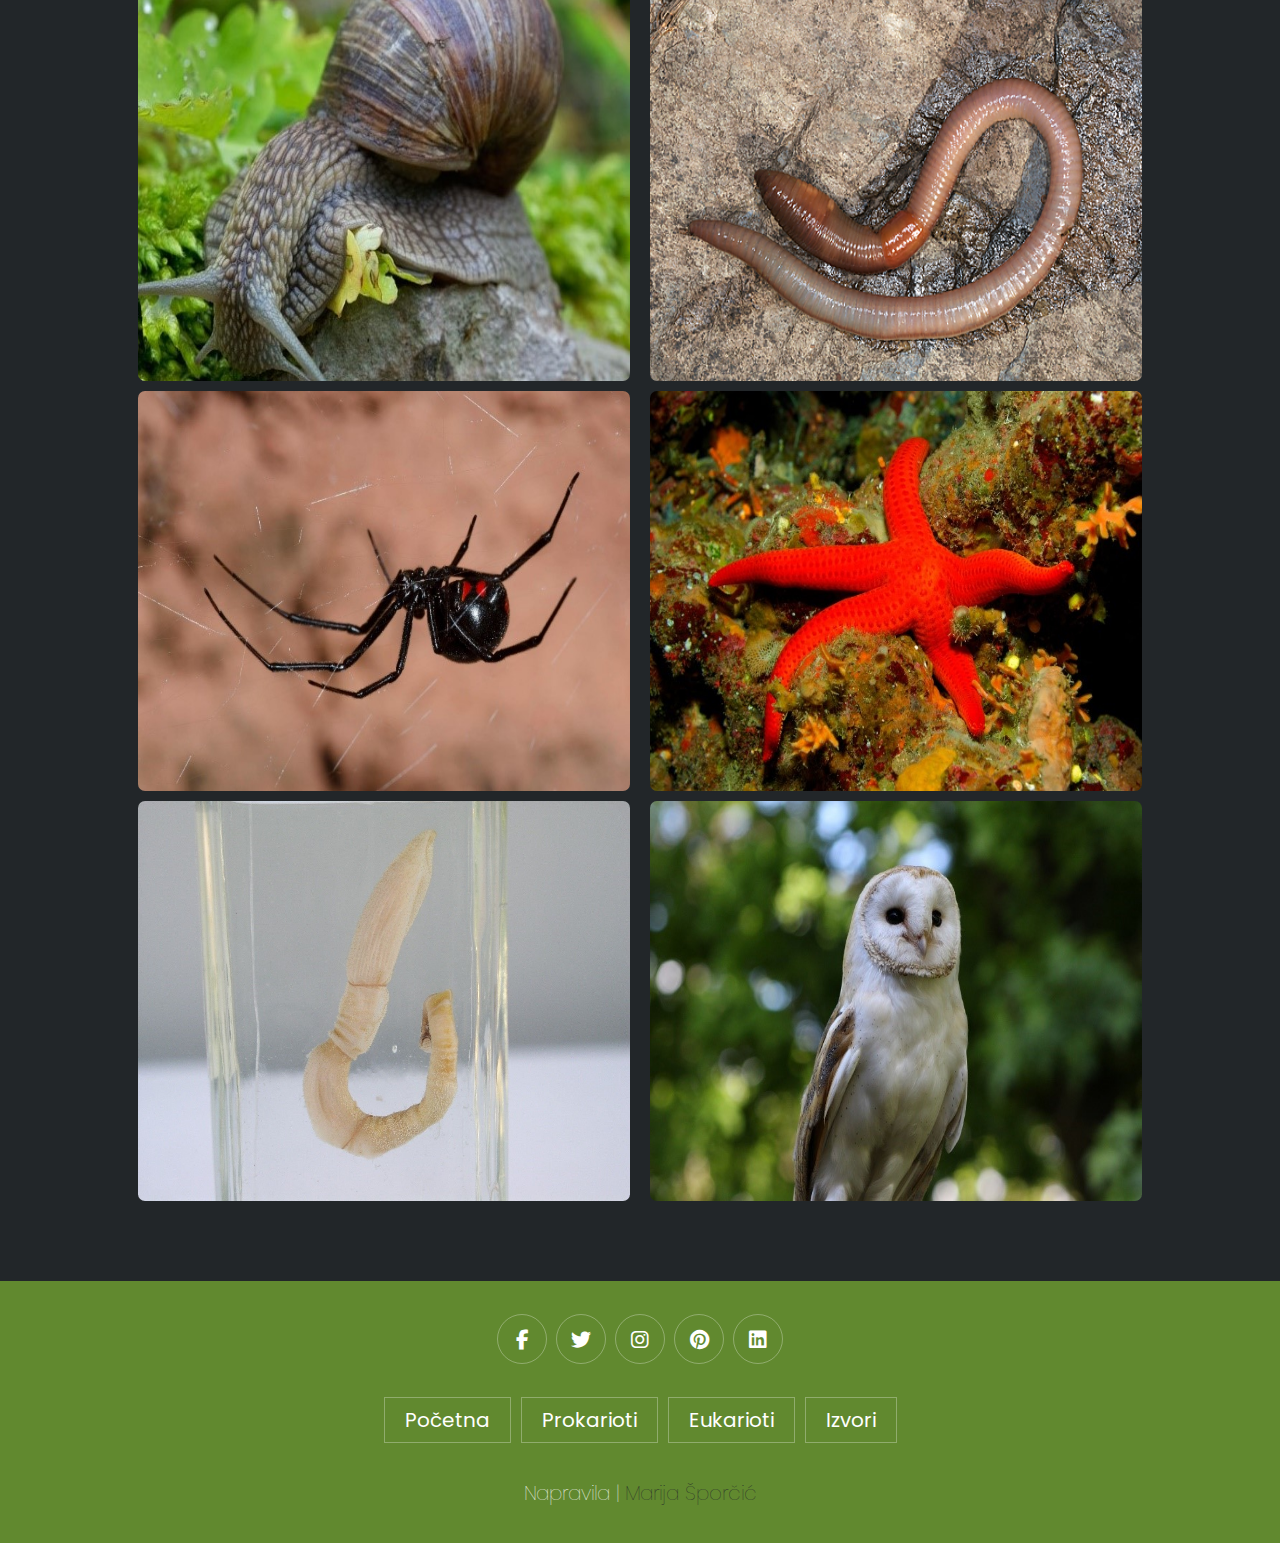
<file: eukarioti/životinje/životinje.html>
<!DOCTYPE html>
<html>
<head>
    <meta charset="UTF-8">
    <meta http-equiv="X-UA-Compatible" content="IE=edge">
    <meta name="viewport" content="width=device-width, initial-scale=1.0">

    <title>Sistematika</title>
    <link rel="stylesheet" href="životinje-style.css">
    <link rel="stylesheet" href="https://cdnjs.cloudflare.com/ajax/libs/font-awesome/6.2.1/css/all.min.css">
</head>
<body>

<header class="header">
    <a href="#" class="logo">
    <img src="../../images/logos.png" alt="">
    </a>

    <nav class="navbar">
        <a href="../../index.html">Početna</a>
        <a href="../../index.html#about">Uvod</a>
        <a href="../../index.html#service">Podjela</a>
        <a href="../../prokarioti/prokarioti.html#about">Arheje</a>
        <a href="../../prokarioti/prokarioti.html#bacterie">Bakterije</a>
        <a href="../eukarioti.html">Carstva eukariota</a>
        
    </nav>

    <div class="icons">
        
        <div class="fas fa-bars" id="menu-btn"></div>
    </div>

    

</header>

<section class="home" id="home">

    <div class="content">
        <h3>ŽIVOTINJE</h3>
       
    </div>

</section>

<section class="about" id="about">

    <h1 class="heading">CARSTVO <span>ŽIVOTINJA</span></h1>

    <div class="row">

        

        <div class="content">
            
            
            <p>•	višestanični eukariotski organizmi sa životinjskom stanicom čije je tijelo većinom građeno od tkiva (osim spužvi), organa i organskih sustava (osim spužvi i žarnjaka)</p>
            <p>•	dijeli se na spužve, žarnjake, plošnjake, obliće, mekušce, kolutićavce, člankonošce, bodljikaše, polusvitkovce i svitkovce</p>
                
                
                

            
        </div>

    </div>

</section>



<section class="service" id="service">

    
        
        
    

    <div class="service-box">

        <div class="single-service">
            <img src="životinje/spužve.jpg">
            <div class="overlay"></div>
            <div class="service-desc">
                <h3>SPUŽVE</h3>
                <p>kolonija spužvi</p>
                
                
                
            </div>
        </div>

        <div class="single-service">
            <img src="životinje/žarnjak.jpg">
            <div class="overlay"></div>
            <div class="service-desc">
                <h3>ŽARNJACI</h3>
                <p>crvena moruzgva</p>
                
                
            </div>
        </div>
        

        <div class="single-service">
            <img src="životinje/plošnjak.jpg">
            <div class="overlay"></div>
            <div class="service-desc">
                <h3>PLOŠNJACI</h3>
                <p>metilj</p>
                
            </div>
        </div>

        <div class="single-service">
            <img src="životinje/oblić.jpg">
            <div class="overlay"></div>
            <div class="service-desc">
                <h3>OBLIĆI</h3>
                <p>oblić</p>
                
            </div>
        </div>
    

    <div class="single-service">
        <img src="životinje/glavonožac.jpg">
        <div class="overlay"></div>
        <div class="service-desc">
            <h3>MEKUŠCI</h3>
            <p>puž vinogradnjak</p>
            
        </div>
    </div>

    <div class="single-service">
        <img src="životinje/koluticavac.jpg">
        <div class="overlay"></div>
        <div class="service-desc">
            <h3>KOLUTIĆAVCI</h3>
            <p>gujavica</p>
        </div>
    </div>


    <div class="single-service">
        <img src="životinje/člankonožac.jpg">
        <div class="overlay"></div>
        <div class="service-desc">
            <h3>ČLANKONOŠCI</h3>
            <p>crna udovica</p>
            
        </div>
    </div>

    <div class="single-service">
        <img src="životinje/bodljikaš.jpg">
        <div class="overlay"></div>
        <div class="service-desc">
            <h3>BODLJIKAŠI</h3>
            <p>zvjezdača</p>
            
        </div>
    </div>

    <div class="single-service">
        <img src="životinje/polusvitkovac.jpg">
        <div class="overlay"></div>
        <div class="service-desc">
            <h3>POLUSVITKOVCI</h3>
            <p>žiroglavac</p>
            
        </div>
    </div>

    <div class="single-service">
        <img src="životinje/svitkovac.jpg">
        <div class="overlay"></div>
        <div class="service-desc">
            <h3>SVITKOVCI</h3>
            <p>sova kukuvija</p>
            
        </div>
    </div>
</div>


</section>





<section class="footer">

    <div class="share">
        <a href="https://hr-hr.facebook.com/" class="fab fa-facebook-f"></a>
        <a href="https://twitter.com/" class="fab fa-twitter"></a>
        <a href="https://www.instagram.com/" class="fab fa-instagram"></a>
        <a href="https://www.pinterest.com/" class="fab fa-pinterest"></a>
        <a href="https://www.linkedin.com/" class="fab fa-linkedin"></a>
    </div>

    <div class="links">
        <a href="../../index.html">Početna</a>
        <a href="../../prokarioti/prokarioti.html">Prokarioti</a>
        <a href="../eukarioti.html">Eukarioti</a>
        <a href="../../izvori/izvori.html">Izvori</a>
    
    </div>

    <div class="credit">Napravila |<span> Marija Šporčić</span></div>

</section>






<script src="životinje-js.js"></script>





</body>
</html>
</file>
<file: style.css>
@import url('https://fonts.googleapis.com/css2?family=Poppins:wght@100;200;300;400;500;600;700&display=swap');

:root{--main-color:#61892F;
--black:#13131a;
--bg:#222629;
--border:.1rem solid rgba(255,255,255,.3);
--main2-color:#86C232}




*{ font-family: 'Poppins', sans-serif;
margin: 0;
padding: 0;
box-sizing: border-box;
outline: none;
border: none;
text-decoration: none;
text-transform: none;
transition: .2s linear;}

html{font-size: 62.5%;
    overflow-x: hidden;
    scroll-padding-top: 9rem;
    scroll-behavior: smooth;}
    
html::-webkit-scrollbar{width: .8rem;}
    
html::-webkit-scrollbar-track{background: transparent;}
    
html::-webkit-scrollbar-thumb{background: #fff; border-radius: 5rem;}
    
body{background: var(--bg);}

section{
    padding:2rem 7%;
}

.heading{
    text-align: center;
    color:#fff;
    text-transform: uppercase;
    padding-bottom: 3.5rem;
    font-size:  4rem;
}

.heading span{
    color:var(--main-color);
    text-transform: uppercase;
}

.btn{
    margin-top: 1rem;
    display: inline-block;
    padding:.9rem 3rem;
    font-size: 1.7rem;
    color:#fff;
    background: var(--main2-color);
    cursor: pointer;
    
    border-radius: 1rem;
}

.btn:hover{
    background: var(--bg);
}
    
.header{
    background: var(--bg);
    display: flex;
    align-items: center;
    justify-content: space-between;
    padding: 1.5rem 7%;
    border-bottom: var(--border);
    position: fixed;
    top:0; 
    left:0; 
    right:0;
    z-index: 1000;
    }

.header .logo img{height: 6rem;}
    
.header .navbar a{margin: 0 1rem; 
    font-size: 1.6rem; 
    color: #fff;}

.header .navbar a:hover{
    color:var(--main-color);
border-bottom: .1rem solid var(--main-color);
padding-bottom: .5rem;
}

.header .icons div{color: #fff;
cursor: pointer;
font-size: 2.5rem;
margin-left: 2rem;}

.header .icons div:hover{
    color:var(--main-color);
}

#menu-btn{display: none;}






.home{
    min-height: 100vh;
    display:flex;
    align-items: center;
    background:url(images/p2.jpg) no-repeat;
    background-size: cover;
    background-position: center;
    
}

.home .content{
    max-width: 50rem;
    
}

.home .content h3{
    font-size: 6rem;
    
    color:#fff;
}

.home .content p{
    font-size: 2.2rem;
    font-weight: lighter;
    line-height: 2;
    padding:2rem 0;
    color:#fff;
}


.about .row{
    display: flex;
    align-items: center;
    background:#fff;
    flex-wrap: wrap;
}

.about .row .image{
    flex:1 1 45rem;
}

.about .row .image img{
    width: 100%;
}
.about .row .content{
    flex:1 1 45rem;
    padding:2rem;
}

.about .row .content h3{
    font-size: 3rem;
    color:var(--bg);
}

.about .row .content p{
    font-size: 1.6rem;
    color:var(--bg);
    padding:1rem 0;
    line-height: 1.8;
}

.slika{background: var(--bg);
}
.slika .image{ 
    
    display: block;
    margin-left: auto;
    margin-right: auto;
}



.service .content p{
    font-size: 2rem;
    color:#fff;
    text-align: center;
    padding: 2rem 0;
    line-height: 1.8;
}


#service{width: 100%;
padding: 70px 0;
background: var(--bg);}

.service-box{
    width: 80%;
    display: flex;
    flex-wrap: wrap;
    justify-content: space-around;
    margin: auto;
}

.single-service{
    flex-basis: 48%;
    text-align: center;
    border-radius: 7px;
    margin-bottom: 20px;
    color: #fff;
    position: relative;

}

.single-service img{
    width: 100%;
    border-radius: 7px;
}

.overlay{
    width: 100%;
    height: 100%;
    position: absolute;
    top:0;
    border-radius: 7px;
    cursor: pointer;
    background: linear-gradient(rgba(0,0,0,0.5), #fff);
    opacity: 0;
    transition: 1s;
}

.single-service:hover .overlay{opacity: 1;}

.service-desc{
    width: 80%;
    position: absolute;
    bottom: 0;
    left: 50%;
    opacity: 0;
    transform: translateX(-50%);
    transition: 1s;
}


hr{
    background: var(--black);
    height: 2px;
    border: 0;
    margin:  15px auto;
    width: 60%;
}

.service-desc{
    font-size: 14px;
    color: var(--black);
}

.single-service:hover .service-desc{bottom: 35%;
opacity: 1;}

.footer{
    background:var(--main-color);
    text-align: center;
}

.footer .share{
    padding:1rem 0;
}

.footer .share a{
    height: 5rem;
    width: 5rem;
    line-height: 5rem;
    font-size: 2rem;
    color:#fff;
    border:var(--border);
    margin:.3rem;
    border-radius: 50%;
}

.footer .share a:hover{
    background-color: var(--bg);
}

.footer .links{
    display: flex;
    justify-content: center;
    flex-wrap: wrap;
    padding:2rem 0;
    gap:1rem;
}

.footer .links a{
    padding:.7rem 2rem;
    color:#fff;
    border:var(--border);
    font-size: 2rem;
}

.footer .links a:hover{
    background:var(--bg);
}

.footer .credit{
    font-size: 2rem;
    color:#fff;
    font-weight: lighter;
    padding:1.5rem;
}

.footer .credit span{
    color:var(--bg);
}







@media (max-width:991px){

    html{
        font-size: 55%;
    }

    .header{
        padding:1.5rem 2rem;
    }

    section{
        padding:2rem;
    }

}

@media (max-width:768px){

    #menu-btn{
        display: inline-block;
    }

    .header .navbar{
        position: absolute;
        top:100%; right: -100%;
        background: #fff;
        width: 30rem;
        height: calc(100vh - 9.5rem);
    }

    

    .header .navbar.active{
        right:0;
    }

    .header .navbar a{
        color:var(--black);
        display: block;
        margin:1.5rem;
        padding:.5rem;
        font-size: 2rem;
    }


    .home{
        background-position: left;
        justify-content: center;
        text-align: center;
    }

    .home .content h3{
        font-size: 4.5rem;
    }

    .home .content p{
        font-size: 1.5rem;
    }

}

@media (max-width:450px){

    html{
        font-size: 50%;
    }

}

@media (max-width:768px){
    .single-service{flex-basis: 100%;
    margin-bottom: 30px;}

    .service-desc p{
        font-size: 12px;
        color: var(--black);
    }

    hr{margin: 5px auto;}

    .single-service:hover .service-desc{bottom: 35%;}
}
</file>
<file: izvori/izvor.css>
@import url('https://fonts.googleapis.com/css2?family=Poppins:wght@100;200;300;400;500;600;700&display=swap');

:root{--main-color:#61892F;
    --black:#13131a;
    --bg:#222629;
    --border:.1rem solid rgba(255,255,255,.3);
    --main2-color:#86C232;
    --bg2:#fff;
    --bg3:#474B4F}
    
    
    *{ font-family: 'Poppins', sans-serif;
    margin: 0;
    padding: 0;
    box-sizing: border-box;
    outline: none;
    border: none;
    text-decoration: none;
    text-transform: none;
    transition: .2s linear;}
    
html{font-size: 62.5%;
        overflow-x: hidden;
        scroll-padding-top: 9rem;
        scroll-behavior: smooth;}
        
    html::-webkit-scrollbar{width: .8rem;}
        
    html::-webkit-scrollbar-track{background: transparent;}
        
    html::-webkit-scrollbar-thumb{background: #fff; border-radius: 5rem;}
        
    body{background: var(--bg);}
    
    section{
        padding:2rem 9%;
    }
    
    .heading{
        text-align: center;
        padding:2rem 0;
        padding-bottom: 3rem;
        font-size: 3.5rem;
        color:var(--black);
    }
    
   
    

        
    .header{
        background: var(--bg);
        display: flex;
        align-items: center;
        justify-content: space-between;
        padding: 1.5rem 7%;
        border-bottom: var(--border);
        position: fixed;
        top:0; 
        left:0; 
        right:0;
        z-index: 1000;
        }
    
    .header .logo img{height: 6rem;}
        
    .header .navbar a{margin: 0 1rem; font-size: 1.6rem; color: #fff; }
    
    .header .navbar a:hover{
        color:var(--main-color);
    border-bottom: .1rem solid var(--main-color);
    padding-bottom: .5rem;
    }
    
    .header .icons div{color: #fff;
    cursor: pointer;
    font-size: 2.5rem;
    margin-left: 2rem;}
    
    .header .icons div:hover{
        color:var(--main-color);
    }
    
    #menu-btn{display: none;}
    
    .heading{
        text-align: center;
        color:#fff;
        text-transform: uppercase;
        padding-bottom: 3.5rem;
        font-size: 4rem;
    }
    
    .heading span{
        color:var(--main-color);
        text-transform: uppercase;
    }
    
    
    
    
    
    
    
    
    
    .home{
        display: flex;
        align-items: center;
        justify-content: center;
        background: url(slika.jpg) no-repeat;
        background-position: center;
        background-size: cover;
        padding-top: 17rem;
        padding-bottom: 10rem;
    }
    
    .home .content{
        text-align: center;
        width:60rem;
    }
    
    .home .content h3{
        color:var(--black);
        font-size: 4rem;
    }
    
    
    
    .home .content p{
        color:var(--bg2);
        font-size: 1.7rem;
        padding:1rem 0;
        line-height: 1.8;
    }
    

    .about .row{
        display: flex;
        align-items: center;
        background:var(--black);
        flex-wrap: wrap;
    }
    
    
    .about .row .content{
        flex:1 1 45rem;
        padding:4rem;
        text-align: left;
    }
    
    .about .row .content h3{
        font-size: 3rem;
        color:var(--bg2);
        text-align: center;
        
    }
    
    .about .row .content a{
        font-size: 1.6rem;
        color:var(--bg2);
        padding:1rem 0;
        line-height: 1.8;
    }

 

    .about .row .content a:hover{
        color:var(--main-color);
   
    }

    
    


    


    .footer{
        background:var(--main-color);
        text-align: center;
    }
    
    .footer .share{
        padding:1rem 0;
    }
    
    .footer .share a{
        height: 5rem;
        width: 5rem;
        line-height: 5rem;
        font-size: 2rem;
        color:#fff;
        border:var(--border);
        margin:.3rem;
        border-radius: 50%;
    }
    
    .footer .share a:hover{
        background-color: var(--bg);
    }
    
    .footer .links{
        display: flex;
        justify-content: center;
        flex-wrap: wrap;
        padding:2rem 0;
        gap:1rem;
    }
    
    .footer .links a{
        padding:.7rem 2rem;
        color:#fff;
        border:var(--border);
        font-size: 2rem;
    }
    
    .footer .links a:hover{
        background:var(--bg);
    }
    
    .footer .credit{
        font-size: 2rem;
        color:#fff;
        font-weight: lighter;
        padding:1.5rem;
    }
    
    .footer .credit span{
        color:var(--bg);
    }

    
    @media (max-width:768px){
    
        #menu-btn{
            display: inline-block;
        }
    
        .header .navbar{
            position: absolute;
            top:100%; right: -100%;
            background: #fff;
            width: 30rem;
            height: calc(100vh - 9.5rem);
        }
    
        .header .navbar.active{
            right:0;
        }
    
        .header .navbar a{
            color:var(--black);
            display: block;
            margin:1.5rem;
            padding:.5rem;
            font-size: 2rem;
        }
    
    
        .home{
            background-position: left;
            justify-content: center;
            text-align: center;
        }
    
        .home .content h3{
            font-size: 4.5rem;
        }
    
        .home .content p{
            font-size: 1.5rem;
        }
    
    }
    
    @media (max-width:450px){
    
        html{
            font-size: 50%;
        }
    
    }
</file>
<file: prokarioti/prokariotistyle.css>
@import url('https://fonts.googleapis.com/css2?family=Poppins:wght@100;200;300;400;500;600;700&display=swap');

:root{--main-color:#61892F;
    --black:#13131a;
    --bg:#222629;
    --border:.1rem solid rgba(255,255,255,.3);
    --main2-color:#86C232;
    --bg2:#fff;
    --bg3:#474B4F}
    
    
    *{ font-family: 'Poppins', sans-serif;
    margin: 0;
    padding: 0;
    box-sizing: border-box;
    outline: none;
    border: none;
    text-decoration: none;
    text-transform: none;
    transition: .2s linear;}
    
html{font-size: 62.5%;
        overflow-x: hidden;
        scroll-padding-top: 9rem;
        scroll-behavior: smooth;}
        
    html::-webkit-scrollbar{width: .8rem;}
        
    html::-webkit-scrollbar-track{background: transparent;}
        
    html::-webkit-scrollbar-thumb{background: #fff; border-radius: 5rem;}
        
    body{background: var(--bg);}
    
    section{
        padding:2rem 9%;
    }
    
    .heading{
        text-align: center;
        padding:2rem 0;
        padding-bottom: 3rem;
        font-size: 3.5rem;
        color:var(--black);
    }
    
   
    

        
    .header{
        background: var(--bg);
        display: flex;
        align-items: center;
        justify-content: space-between;
        padding: 1.5rem 7%;
        border-bottom: var(--border);
        position: fixed;
        top:0; 
        left:0; 
        right:0;
        z-index: 1000;
        }
    
    .header .logo img{height: 6rem;}
        
    .header .navbar a{margin: 0 1rem; font-size: 1.6rem; color: #fff; }
    
    .header .navbar a:hover{
        color:var(--main-color);
    border-bottom: .1rem solid var(--main-color);
    padding-bottom: .5rem;
    }
    
    .header .icons div{color: #fff;
    cursor: pointer;
    font-size: 2.5rem;
    margin-left: 2rem;}
    
    .header .icons div:hover{
        color:var(--main-color);
    }
    
    #menu-btn{display: none;}
    
    .heading{
        text-align: center;
        color:#fff;
        text-transform: uppercase;
        padding-bottom: 3.5rem;
        font-size: 4rem;
    }
    
    .heading span{
        color:var(--main-color);
        text-transform: uppercase;
    }
    
    .btn{
        margin-top: 1rem;
        display: inline-block;
        padding:.9rem 3rem;
        font-size: 1.7rem;
        color:#fff;
        background: var(--main-color);
        cursor: pointer;
    }
    
    .btn:hover{
        letter-spacing: .2rem;
    }
    
    
    
    
    
    
    .home{
        display: flex;
        align-items: center;
        justify-content: center;
        background: url(pimages/bb2.jpg) no-repeat;
        background-position: center;
        background-size: cover;
        padding-top: 17rem;
        padding-bottom: 10rem;
    }
    
    .home .content{
        text-align: center;
        width:60rem;
    }
    
    .home .content h3{
        color:var(--black);
        font-size: 4rem;
    }
    
    .home .content h3 span{
        color:var(--black);
    }
    
    .home .content p{
        color:var(--black);
        font-size: 1.7rem;
        padding:1rem 0;
        line-height: 1.8;
    }
    

    .about .row{
        display: flex;
        align-items: center;
        background:var(--black);
        flex-wrap: wrap;
    }
    
    .about .row .image{
        flex:1 1 45rem;
        
    }
    
    .about .row .image img{
        width: 100%;
        padding:0px;
        display: flex;
        filter: grayscale();
        transition: filter 0.4s ease-in-out;
        
    }

    .about .row .image:hover img{ filter: none;
    }
    .about .row .content{
        flex:1 1 45rem;
        padding:2rem;
    }
    
    .about .row .content h3{
        font-size: 3rem;
        color:var(--bg2);
    }
    
    .about .row .content p{
        font-size: 1.6rem;
        color:var(--bg2);
        padding:1rem 0;
        line-height: 1.8;
    }


    
    .title{
        text-align: center;
        margin: 40px auto 30px;
        overflow: hidden;

    }

    .bacterie{height: 110vh;
    overflow:hidden;
    }

    .flip-card{height: 110vh;
        width: 80%;
        display: flex;
        flex-wrap: wrap;
        justify-content: space-around;
        margin: auto;
        overflow: hidden;
        padding-top: 50px;
        padding-bottom: 100px;
    }

    .container{ 
        width: 48%;
        height: 60%;
        perspective: 1000px;
        }

    .container:hover > .card {
        cursor: pointer;
        transform: rotateY(180deg);
    }

    .card{
        height: 100%; width: 100%; 
        position: relative;
        transition: transform 1500ms;
        transform-style: preserve-3d;
    }

    .front,.back{height: 100%; width: 100%;
         border-radius: 2rem;
        box-shadow: 0 0 5px 2px rgba(50,50,50,0.25);
    position: absolute;
    backface-visibility: hidden;}

    .front {background-image:url(pimages/bacteries.png) ;}

    .back{background-color: var(--bg3);
        transform: rotateY(180deg);
        display: flex;
        flex-direction: column;
        justify-content: center;
        align-items: center;
        gap: 2rem;
        
    }

    .back h1{font-size: 2rem;
        color:var(--bg2);}
    
    .back p{font-size: 1.6rem;
        color:var(--bg2);
        padding: 10px;
    }

    .card:hover{
        cursor: pointer;
        transform: rotateY(180deg);
    }

    



    .container2{width:48%; 
        height: 60%;
        perspective: 1000px;
        }

    .container2:hover > .card2 {
        cursor: pointer;
        transform: rotateY(180deg);
    }

    .card2{
        height: 100%; width: 100%; 
        position: relative;
        transition: transform 1500ms;
        transform-style: preserve-3d;
    }

    .front2,.back2{height: 100%; width: 100%;
         border-radius: 2rem;
        box-shadow: 0 0 5px 2px rgba(50,50,50,0.25);
    position: absolute;
    backface-visibility: hidden;}

    .front2 {background-image:url(pimages/cianobac.jpg) ;}

    .back2{background-color: var(--bg3);
        transform: rotateY(180deg);
        display: flex;
        flex-direction: column;
        justify-content: center;
        align-items: center;
        gap: 2rem;
    }

    .back2 h1{font-size: 2rem;
        color:var(--bg2);}
    
    .back2 p{font-size: 1.6rem;
        color:var(--bg2);
        padding: 10px;
    }
    .card2:hover{
        cursor: pointer;
        transform: rotateY(180deg);
    }
    


    
    


    .bacterie .title p{font-size: 1.6rem;
        color:var(--bg2);
        padding:1rem 0;
        line-height: 1.8;}



    .footer{
        background:var(--main-color);
        text-align: center;
    }
    
    .footer .share{
        padding:1rem 0;
    }
    
    .footer .share a{
        height: 5rem;
        width: 5rem;
        line-height: 5rem;
        font-size: 2rem;
        color:#fff;
        border:var(--border);
        margin:.3rem;
        border-radius: 50%;
    }
    
    .footer .share a:hover{
        background-color: var(--bg);
    }
    
    .footer .links{
        display: flex;
        justify-content: center;
        flex-wrap: wrap;
        padding:2rem 0;
        gap:1rem;
    }
    
    .footer .links a{
        padding:.7rem 2rem;
        color:#fff;
        border:var(--border);
        font-size: 2rem;
    }
    
    .footer .links a:hover{
        background:var(--bg);
    }
    
    .footer .credit{
        font-size: 2rem;
        color:#fff;
        font-weight: lighter;
        padding:1.5rem;
    }
    
    .footer .credit span{
        color:var(--bg);
    }

    
    @media (max-width:768px){
    
        #menu-btn{
            display: inline-block;
        }
    
        .header .navbar{
            position: absolute;
            top:100%; right: -100%;
            background: #fff;
            width: 30rem;
            height: calc(100vh - 9.5rem);
        }
    
        .header .navbar.active{
            right:0;
        }
    
        .header .navbar a{
            color:var(--black);
            display: block;
            margin:1.5rem;
            padding:.5rem;
            font-size: 2rem;
        }
    
    
        .home{
            background-position: left;
            justify-content: center;
            text-align: center;
        }
    
        .home .content h3{
            font-size: 4.5rem;
        }
    
        .home .content p{
            font-size: 1.5rem;
        }
    
    }
    
    @media (max-width:450px){
    
        html{
            font-size: 50%;
        }
    
    }
    
    @media (max-width:800px){

        .bacterie{height: 180vh;
            overflow:hidden;
        }
        
            .flip-card{height: 180vh;
                width: 90%;
                display: flex;
                flex-wrap: wrap;
                justify-content: space-around;
                margin: auto;
                overflow: hidden;
                padding-top: 50px;
                padding-bottom: 400px;
            }
        
            .container{ 
                width: 100%;
                height: 48%;
                perspective: 1000px;
                }
        
            .container:hover > .card {
                cursor: pointer;
                transform: rotateY(180deg);
            }
        
            .card{
                height: 100%; width: 100%; 
                position: relative;
                transition: transform 1500ms;
                transform-style: preserve-3d;
            }
        
            .front,.back{height: 100%; width: 100%;
                 border-radius: 2rem;
                box-shadow: 0 0 5px 2px rgba(50,50,50,0.25);
            position: absolute;
            backface-visibility: hidden;}
        
            .front {background-image:url(pimages/bacteries.png) ;}
        
            .back{background-color: var(--bg3);
                transform: rotateY(180deg);
                display: flex;
                flex-direction: column;
                justify-content: center;
                align-items: center;
                gap: 2rem;
                
            }
        
            .back h1{font-size: 2rem;
                color:var(--bg2);}
            
            .back p{font-size: 1.6rem;
                color:var(--bg2);
                padding: 10px;
            }
        
            .card:hover{
                cursor: pointer;
                transform: rotateY(180deg);
            }
        
            
        
        
        
            .container2{width:100%; 
                height: 48%;
                perspective: 1000px;
                }
        
            
            }
        
           
        .flip-card{flex-basis: 100%;
        margin-bottom: 30px;}

        
    
        .back h1{
            font-size: 12px;
            color: var(--bg2);
        }

        .back2 h1{
            font-size: 12px;
            color: var(--bg2);
        }

        .back p{
            font-size: 12px;
            color: var(--bg2);
        }
    
        .back2 p{
            font-size: 12px;
            color: var(--bg2);
        }
</file>
<file: stablo/stablost.css>
@import url('https://fonts.googleapis.com/css2?family=Poppins:wght@100;200;300;400;500;600;700&display=swap');
:root{--main-color:#61892F;
    --black:#13131a;
    --bg:#222629;
    --border:.1rem solid rgba(255,255,255,.3);
    --main2-color:#86C232}
    
    
    *{ font-family: 'Poppins', sans-serif;
    margin: 0;
    padding: 0;
    box-sizing: border-box;
    outline: none;
    border: none;
    text-decoration: none;
    text-transform: none;
    transition: .2s linear;}
    
html{font-size: 62.5%;
        overflow-x: hidden;
        scroll-padding-top: 9rem;
        scroll-behavior: smooth;}




        html::-webkit-scrollbar{width: .8rem;}
    
        html::-webkit-scrollbar-track{background: transparent;}
            
        html::-webkit-scrollbar-thumb{background: #fff; border-radius: 5rem;}
            
        body{background: var(--main-color);
}


.header{
    background: var(--bg);
    display: flex;
    align-items: center;
    justify-content: space-between;
    padding: 1.5rem 7%;
    border-bottom: var(--border);
    position: fixed;
    top:0; 
    left:0; 
    right:0;
    z-index: 1000;
    }

.header .logo img{height: 6rem;}
    
.header .navbar a{margin: 0 1rem; font-size: 1.6rem; color: #fff; }

.header .navbar a:hover{
    color:var(--main-color);
border-bottom: .1rem solid var(--main-color);
padding-bottom: .5rem;
}

.header .icons div{color: #fff;
cursor: pointer;
font-size: 2.5rem;
margin-left: 2rem;}

.header .icons div:hover{
    color:var(--main-color);
}

.slika{padding-top:90px; background: var(--bg);}

.slika .image{padding: 20px;}


.footer{
    background:var(--main-color);
    text-align: center;
}

.footer .share{
    padding:1rem 0;
}

.footer .share a{
    height: 5rem;
    width: 5rem;
    line-height: 5rem;
    font-size: 2rem;
    color:#fff;
    border:var(--border);
    margin:.3rem;
    border-radius: 50%;
}

.footer .share a:hover{
    background-color: var(--bg);
}



.footer .credit{
    font-size: 2rem;
    color:#fff;
    font-weight: lighter;
    padding:1.5rem;
}

.footer .credit span{
    color:var(--bg);
}

@media screen (max-width:768px){



    .header .navbar{
        position: absolute;
        top:100%; right: -100%;
        background: #fff;
        width:30rem;
        height: calc(100vh - 9.5rem);
    }

    .header .navbar.active{
        right:0;
    }

    .header .navbar a{
        color:var(--black);
        display: block;
        margin:1.5rem;
        padding:.5rem;
        font-size: 2rem;
    }

    

}

@media (max-width:450px){

    html{
        font-size: 50%;
    }

    .footer{height: max-content;}

    .slika .image{padding: 0;}

    .footer{padding-top: 300px;}
}

@media (max-width:768px){
    .slika .image{padding: 0;}
    
}
</file>
<file: eukarioti/gljive/gljive-style.css>
@import url('https://fonts.googleapis.com/css2?family=Poppins:wght@100;200;300;400;500;600;700&display=swap');

:root{--main-color:#61892F;
    --black:#13131a;
    --bg:#222629;
    --border:.1rem solid rgba(255,255,255,.3);
    --main2-color:#86C232;
    --bg2:#fff;
    --bg3:#474B4F}
    
    
    *{ font-family: 'Poppins', sans-serif;
    margin: 0;
    padding: 0;
    box-sizing: border-box;
    outline: none;
    border: none;
    text-decoration: none;
    text-transform: none;
    transition: .2s linear;}
    
html{font-size: 62.5%;
        overflow-x: hidden;
        scroll-padding-top: 9rem;
        scroll-behavior: smooth;}
        
    html::-webkit-scrollbar{width: .8rem;}
        
    html::-webkit-scrollbar-track{background: transparent;}
        
    html::-webkit-scrollbar-thumb{background: #fff; border-radius: 5rem;}
        
    body{background: var(--bg);}
    
    section{
        padding:2rem 9%;
    }
    
    .heading{
        text-align: center;
        padding:2rem 0;
        padding-bottom: 3rem;
        font-size: 3.5rem;
        color:var(--black);
    }
    
   
    

        
    .header{
        background: var(--bg);
        display: flex;
        align-items: center;
        justify-content: space-between;
        padding: 1.5rem 7%;
        border-bottom: var(--border);
        position: fixed;
        top:0; 
        left:0; 
        right:0;
        z-index: 1000;
        }
    
    .header .logo img{height: 6rem;}
        
    .header .navbar a{margin: 0 1rem; font-size: 1.6rem; color: #fff; }
    
    .header .navbar a:hover{
        color:var(--main-color);
    border-bottom: .1rem solid var(--main-color);
    padding-bottom: .5rem;
    }
    
    .header .icons div{color: #fff;
    cursor: pointer;
    font-size: 2.5rem;
    margin-left: 2rem;}
    
    .header .icons div:hover{
        color:var(--main-color);
    }
    
    #menu-btn{display: none;}
    
    .heading{
        text-align: center;
        color:#fff;
        text-transform: uppercase;
        padding-bottom: 3.5rem;
        font-size: 4rem;
    }
    
    .heading span{
        color:var(--main-color);
        text-transform: uppercase;
    }
    
    .btn{
        margin-top: 1rem;
        display: inline-block;
        padding:.9rem 3rem;
        font-size: 1.7rem;
        color:#fff;
        background: var(--main-color);
        cursor: pointer;
    }
    
    .btn:hover{
        letter-spacing: .2rem;
    }
    
    
    
    
    
    
    .home{
        display: flex;
        align-items: center;
        justify-content: center;
        background: url(slikeg/gljiv.jpg) no-repeat;
        background-position: center;
        background-size: cover;
        padding-top: 17rem;
        padding-bottom: 10rem;
    }
    
    .home .content{
        text-align: center;
        width:60rem;
    }
    
    .home .content h3{
        color:var(--bg2);
        font-size: 4rem;
    }
    
    
    
    .home .content p{
        color:var(--bg2);
        font-size: 1.7rem;
        padding:1rem 0;
        line-height: 1.8;
    }
    

    .about .row{
        display: flex;
        align-items: center;
        background:var(--black);
        flex-wrap: wrap;
    }
    
    
    .about .row .content{
        flex:1 1 45rem;
        padding:4rem;
        text-align: left;
    }
    
    .about .row .content h3{
        font-size: 3rem;
        color:var(--bg2);
        text-align: center;
        
    }
    
    .about .row .content p{
        font-size: 1.6rem;
        color:var(--bg2);
        padding:1rem 0;
        line-height: 1.8;
    }

    .service .content p{
        font-size: 2rem;
        color:#fff;
        text-align: center;
        padding: 2rem 0;
        line-height: 1.8;
    }
    
    
    #service{width: 100%;
    padding: 70px 0;
    background: var(--bg);}
    
    .service-box{
        width: 80%;
        border-radius: 7px;
        display: flex;
        flex-wrap: wrap;
        justify-content: space-around;
        margin: auto;
    }
    
    .single-service{
        flex-basis: 48%;
        height: 400px;
        align-items: center;
        border-radius: 7px;
        text-align: center;
        
        border-radius: 20px;
        border: 6px solid #fff;
        overflow: hidden;
        margin-top: 20px;
        
        margin-bottom: 20px;
        color: #fff;
        background: #fff;
        position: relative;
        
    
    }
    
    .single-service img{
        width: 100%;
        height: 100%;
        object-fit: cover;
        border-radius: 15px;
    }

    .service-desc{
        width: 100%;
        height: 100%;
        top:0;
        right:-100%;
        position: absolute;
        background: #1f3d4738;
        backdrop-filter: blur(5px);
        border-radius: 15px;
        padding: 30px;
        flex-direction: column;
        justify-content: center;
        transform: 2s;
        padding-top: 120px;
        
    }

    .single-service h3{
        font-size: 30px;
        font-weight: 500;
        text-align: center;
    }

    .single-service p{font-size: 16px;
         font-weight: 400;
         margin: 48px;
    }

    .single-service:hover .service-desc{
        right: 0;
    }
    
    
    

    
    


    


    .footer{
        background:var(--main-color);
        text-align: center;
    }
    
    .footer .share{
        padding:1rem 0;
    }
    
    .footer .share a{
        height: 5rem;
        width: 5rem;
        line-height: 5rem;
        font-size: 2rem;
        color:#fff;
        border:var(--border);
        margin:.3rem;
        border-radius: 50%;
    }
    
    .footer .share a:hover{
        background-color: var(--bg);
    }
    
    .footer .links{
        display: flex;
        justify-content: center;
        flex-wrap: wrap;
        padding:2rem 0;
        gap:1rem;
    }
    
    .footer .links a{
        padding:.7rem 2rem;
        color:#fff;
        border:var(--border);
        font-size: 2rem;
    }
    
    .footer .links a:hover{
        background:var(--bg);
    }
    
    .footer .credit{
        font-size: 2rem;
        color:#fff;
        font-weight: lighter;
        padding:1.5rem;
    }
    
    .footer .credit span{
        color:var(--bg);
    }

    
    @media (max-width:768px){
    
        #menu-btn{
            display: inline-block;
        }
    
        .header .navbar{
            position: absolute;
            top:100%; right: -100%;
            background: #fff;
            width: 30rem;
            height: calc(100vh - 9.5rem);
        }
    
        .header .navbar.active{
            right:0;
        }
    
        .header .navbar a{
            color:var(--black);
            display: block;
            margin:1.5rem;
            padding:.5rem;
            font-size: 2rem;
        }
    
    
        .home{
            background-position: left;
            justify-content: center;
            text-align: center;
        }
    
        .home .content h3{
            font-size: 4.5rem;
        }
    
        .home .content p{
            font-size: 1.5rem;
        }
    
    }
    
    @media (max-width:450px){
    
        html{
            font-size: 50%;
        }
    
    }
    
    @media (max-width:800px){
        .single-service{flex-basis: 100%;
            margin-bottom: 30px;}
        
            .service-desc p{
                font-size: 12px;
                color: var(--bg2);
            }

            .service-desc {bottom: 35%;}
        
            hr{margin: 5px auto;}
        
            .single-service:hover .service-desc{bottom: 35%;}

            .overlay{height: 100%; opacity: 1;}

            
        }

        @media (max-width:900px){

            .single-service:hover .service-desc{bottom: 5%; opacity: 1;}
           
            
                .service-desc p{
                    font-size: 12px;
                    color: var(--bg2);
                }
    
                .service-desc {bottom: 7%;}
            
                hr{margin: 5px auto;}
            
                .single-service:hover .service-desc{bottom: 7%;}
    
                .overlay{height: 30%;}
            }
</file>
<file: eukarioti/životinje/životinje-style.css>
@import url('https://fonts.googleapis.com/css2?family=Poppins:wght@100;200;300;400;500;600;700&display=swap');

:root{--main-color:#61892F;
    --black:#13131a;
    --bg:#222629;
    --border:.1rem solid rgba(255,255,255,.3);
    --main2-color:#86C232;
    --bg2:#fff;
    --bg3:#474B4F}
    
    
    *{ font-family: 'Poppins', sans-serif;
    margin: 0;
    padding: 0;
    box-sizing: border-box;
    outline: none;
    border: none;
    text-decoration: none;
    text-transform: none;
    transition: .2s linear;}
    
html{font-size: 62.5%;
        overflow-x: hidden;
        scroll-padding-top: 9rem;
        scroll-behavior: smooth;}
        
    html::-webkit-scrollbar{width: .8rem;}
        
    html::-webkit-scrollbar-track{background: transparent;}
        
    html::-webkit-scrollbar-thumb{background: #fff; border-radius: 5rem;}
        
    body{background: var(--bg);}
    
    section{
        padding:2rem 9%;
    }
    
    .heading{
        text-align: center;
        padding:2rem 0;
        padding-bottom: 3rem;
        font-size: 3.5rem;
        color:var(--black);
    }
    
   
    

        
    .header{
        background: var(--bg);
        display: flex;
        align-items: center;
        justify-content: space-between;
        padding: 1.5rem 7%;
        border-bottom: var(--border);
        position: fixed;
        top:0; 
        left:0; 
        right:0;
        z-index: 1000;
        }
    
    .header .logo img{height: 6rem;}
        
    .header .navbar a{margin: 0 1rem; font-size: 1.6rem; color: #fff; }
    
    .header .navbar a:hover{
        color:var(--main-color);
    border-bottom: .1rem solid var(--main-color);
    padding-bottom: .5rem;
    }
    
    .header .icons div{color: #fff;
    cursor: pointer;
    font-size: 2.5rem;
    margin-left: 2rem;}
    
    .header .icons div:hover{
        color:var(--main-color);
    }
    
    #menu-btn{display: none;}
    
    .heading{
        text-align: center;
        color:#fff;
        text-transform: uppercase;
        padding-bottom: 3.5rem;
        font-size: 4rem;
    }
    
    .heading span{
        color:var(--main-color);
        text-transform: uppercase;
    }
    
    .btn{
        margin-top: 1rem;
        display: inline-block;
        padding:.9rem 3rem;
        font-size: 1.7rem;
        color:#fff;
        background: var(--main-color);
        cursor: pointer;
    }
    
    .btn:hover{
        letter-spacing: .2rem;
    }
    
    
    
    
    
    
    .home{
        display: flex;
        align-items: center;
        justify-content: center;
        background: url(životinje/životinje.jpg) no-repeat;
        background-position: center;
        background-size: cover;
        padding-top: 17rem;
        padding-bottom: 10rem;
    }
    
    .home .content{
        text-align: center;
        width:60rem;
    }
    
    .home .content h3{
        color:var(--bg2);
        font-size: 4rem;
    }
    
    
    
    .home .content p{
        color:var(--bg2);
        font-size: 1.7rem;
        padding:1rem 0;
        line-height: 1.8;
    }
    

    .about .row{
        display: flex;
        align-items: center;
        background:var(--black);
        flex-wrap: wrap;
    }
    
    
    .about .row .content{
        flex:1 1 45rem;
        padding:4rem;
        text-align: left;
    }
    
    .about .row .content h3{
        font-size: 3rem;
        color:var(--bg2);
        text-align: center;
        
    }
    
    .about .row .content p{
        font-size: 1.6rem;
        color:var(--bg2);
        padding:1rem 0;
        line-height: 1.8;
    }

    
    .service .content p{
        font-size: 2rem;
        color:#fff;
        text-align: center;
        padding: 2rem 0;
        line-height: 1.8;
    }
    
    
    #service{width: 100%;
        
    padding: 70px 0;
    background: var(--bg);}
    
    .service-box{
        width: 80%;
        
        display: flex;
        flex-wrap: wrap;
        justify-content: space-around;
        margin: auto;
    }
    
    .single-service{
        flex-basis: 48%;
        height: 400px;
        text-align: center;
        border-radius: 7px;
        margin-bottom: 10px;
        color: #fff;
        position: relative;
    
    }
    
    .single-service img{
        width: 100%;
        border-radius: 7px;
        height: 100%;
    }
    
    .overlay{
        width: 100%;
        height: 100%;
        position: absolute;
        top:0;
        border-radius: 7px;
        cursor: pointer;
        
        background: linear-gradient(rgba(0,0,0,0.5), var(--black));
        opacity: 0;
        transition: 2s;
    }
    
    .single-service:hover .overlay{opacity: 1;}
    
    .service-desc{
        width: 80%;
        position: absolute;
        bottom: 0;
        left: 50%;
        opacity: 0;
        transform: translateX(-50%);
        transition: 1s;
    }
    
    
  
    
    .service-desc{
        font-size: 2rem;
        color: var(--bg2);
    }

    .service-desc p{
        font-size: 1.5rem;
        color: var(--bg2);
    }
    
    .single-service:hover .service-desc{bottom: 35%;
    opacity: 1;}
    
    
    

    
    


    


    .footer{
        background:var(--main-color);
        text-align: center;
    }
    
    .footer .share{
        padding:1rem 0;
    }
    
    .footer .share a{
        height: 5rem;
        width: 5rem;
        line-height: 5rem;
        font-size: 2rem;
        color:#fff;
        border:var(--border);
        margin:.3rem;
        border-radius: 50%;
    }
    
    .footer .share a:hover{
        background-color: var(--bg);
    }
    
    .footer .links{
        display: flex;
        justify-content: center;
        flex-wrap: wrap;
        padding:2rem 0;
        gap:1rem;
    }
    
    .footer .links a{
        padding:.7rem 2rem;
        color:#fff;
        border:var(--border);
        font-size: 2rem;
    }
    
    .footer .links a:hover{
        background:var(--bg);
    }
    
    .footer .credit{
        font-size: 2rem;
        color:#fff;
        font-weight: lighter;
        padding:1.5rem;
    }
    
    .footer .credit span{
        color:var(--bg);
    }

    
    @media (max-width:768px){
    
        #menu-btn{
            display: inline-block;
        }
    
        .header .navbar{
            position: absolute;
            top:100%; right: -100%;
            background: #fff;
            width: 30rem;
            height: calc(100vh - 9.5rem);
        }
    
        .header .navbar.active{
            right:0;
        }
    
        .header .navbar a{
            color:var(--black);
            display: block;
            margin:1.5rem;
            padding:.5rem;
            font-size: 2rem;
        }
    
    
        .home{
            background-position: left;
            justify-content: center;
            text-align: center;
        }
    
        .home .content h3{
            font-size: 4.5rem;
        }
    
        .home .content p{
            font-size: 1.5rem;
        }
    
    }
    
    @media (max-width:450px){
    
        html{
            font-size: 50%;
        }
    
    }

    @media (max-width:878px){
        
        .single-service{flex-basis: 100%;
        margin-bottom: 20px;}
    
        .single-service{
            height: 400px;}
    
        .single-service:hover .service-desc{bottom: 30%;}
    }
    
    @media (max-width:768px){
        .single-service{flex-basis: 100%;
        margin-bottom: 30px;}
    
            
        .single-service{
            
            height: 300px;} 
    
        
    
        .single-service:hover .service-desc{bottom: 30%;}
    }
    
  
    
    
    
    @media (max-width:1100px){
        
    
        
    
        
        .single-service{
            height: 250px;}
    
       
    
        .single-service:hover .service-desc{bottom: 20%;}
    }
    
  
       
        
    
        
    @media (max-width:450px){
        .single-service{flex-basis: 100%;
        margin-bottom: 10px;
        margin-top: 0;}
    
    
        .single-service{
            
            height: 200px;}        
    
        
    
        .single-service:hover .service-desc{bottom: 30%;}
    }
</file>
